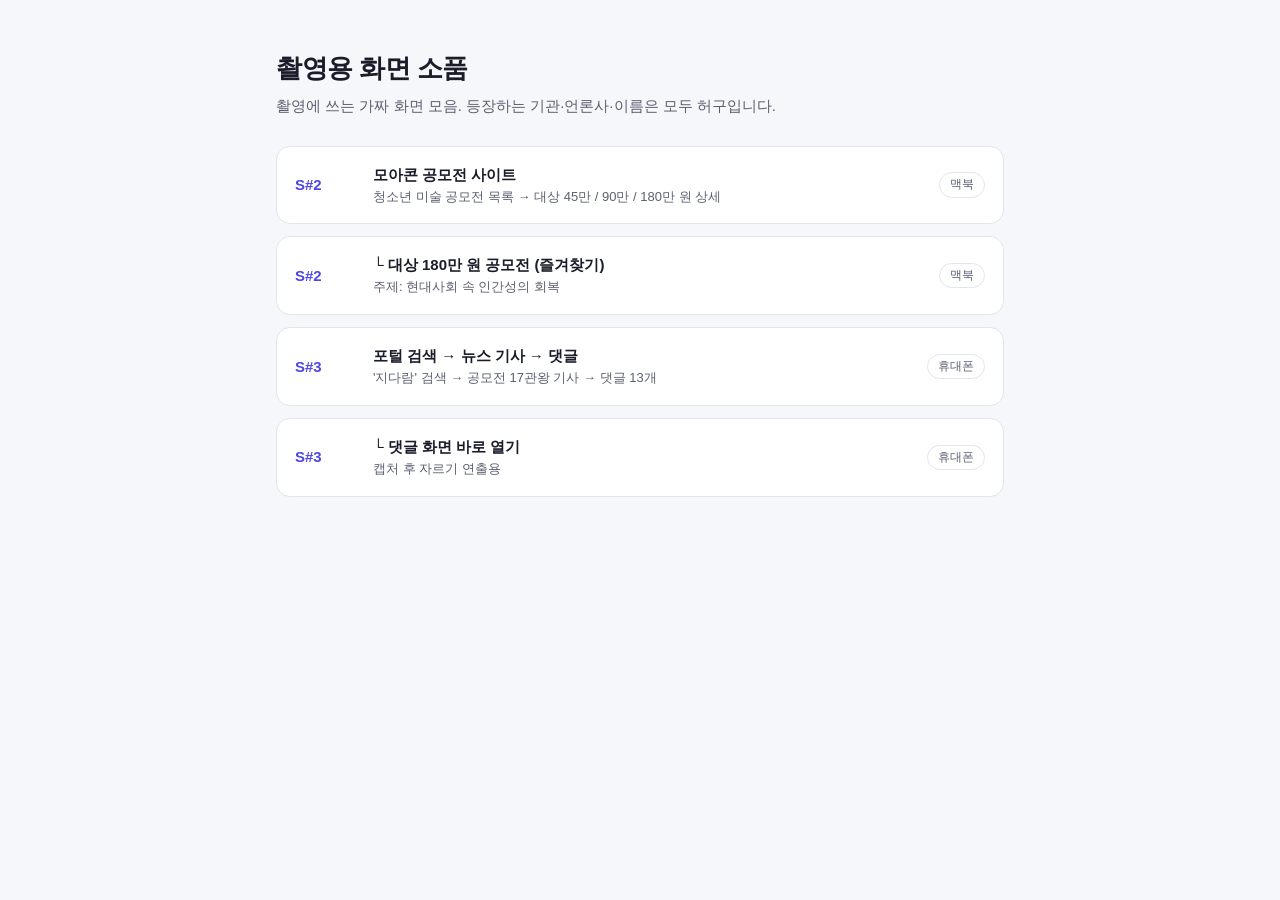
<file: index.html>
<!doctype html>
<html lang="ko">
<head>
  <meta charset="utf-8">
  <meta name="viewport" content="width=device-width, initial-scale=1">
  <title>촬영용 화면 소품</title>
  <style>
    :root { --ink: #1a1d29; --ink-2: #5b6070; --line: #e3e5ec; --bg: #f6f7fa; --accent: #4f46e5; }
    * { box-sizing: border-box; }
    body { margin: 0; background: var(--bg); color: var(--ink); font: 15px/1.6 -apple-system, "Apple SD Gothic Neo", "Noto Sans KR", sans-serif; }
    main { max-width: 760px; margin: 0 auto; padding: 48px 16px; }
    h1 { margin: 0 0 4px; font-size: 26px; letter-spacing: -.5px; }
    p.sub { margin: 0 0 28px; color: var(--ink-2); }
    ul { list-style: none; margin: 0; padding: 0; display: grid; gap: 12px; }
    li a { display: grid; grid-template-columns: 64px 1fr auto; gap: 14px; align-items: center; background: #fff; border: 1px solid var(--line); border-radius: 14px; padding: 16px 18px; color: inherit; text-decoration: none; }
    li a:hover { border-color: var(--accent); }
    .scene { font-weight: 800; color: var(--accent); font-variant-numeric: tabular-nums; }
    .t { font-weight: 700; }
    .d { display: block; font-size: 13px; color: var(--ink-2); }
    .dev { font-size: 12px; color: var(--ink-2); border: 1px solid var(--line); border-radius: 999px; padding: 2px 10px; white-space: nowrap; }
    h2 { font-size: 15px; margin: 32px 0 10px; color: var(--ink-2); }
  </style>
</head>
<body>
<main>
  <h1>촬영용 화면 소품</h1>
  <p class="sub">촬영에 쓰는 가짜 화면 모음. 등장하는 기관·언론사·이름은 모두 허구입니다.</p>
  <ul>
    <li><a href="contest/index.html?cat=art"><span class="scene">S#2</span><span><span class="t">모아콘 공모전 사이트</span><span class="d">청소년 미술 공모전 목록 → 대상 45만 / 90만 / 180만 원 상세</span></span><span class="dev">맥북</span></a></li>
    <li><a href="contest/detail.html?id=3"><span class="scene">S#2</span><span><span class="t">└ 대상 180만 원 공모전 (즐겨찾기)</span><span class="d">주제: 현대사회 속 인간성의 회복</span></span><span class="dev">맥북</span></a></li>
    <li><a href="portal/index.html"><span class="scene">S#3</span><span><span class="t">포털 검색 → 뉴스 기사 → 댓글</span><span class="d">'지다람' 검색 → 공모전 17관왕 기사 → 댓글 13개</span></span><span class="dev">휴대폰</span></a></li>
    <li><a href="portal/comments.html"><span class="scene">S#3</span><span><span class="t">└ 댓글 화면 바로 열기</span><span class="d">캡처 후 자르기 연출용</span></span><span class="dev">휴대폰</span></a></li>
  </ul>
</main>
</body>
</html>
</file>
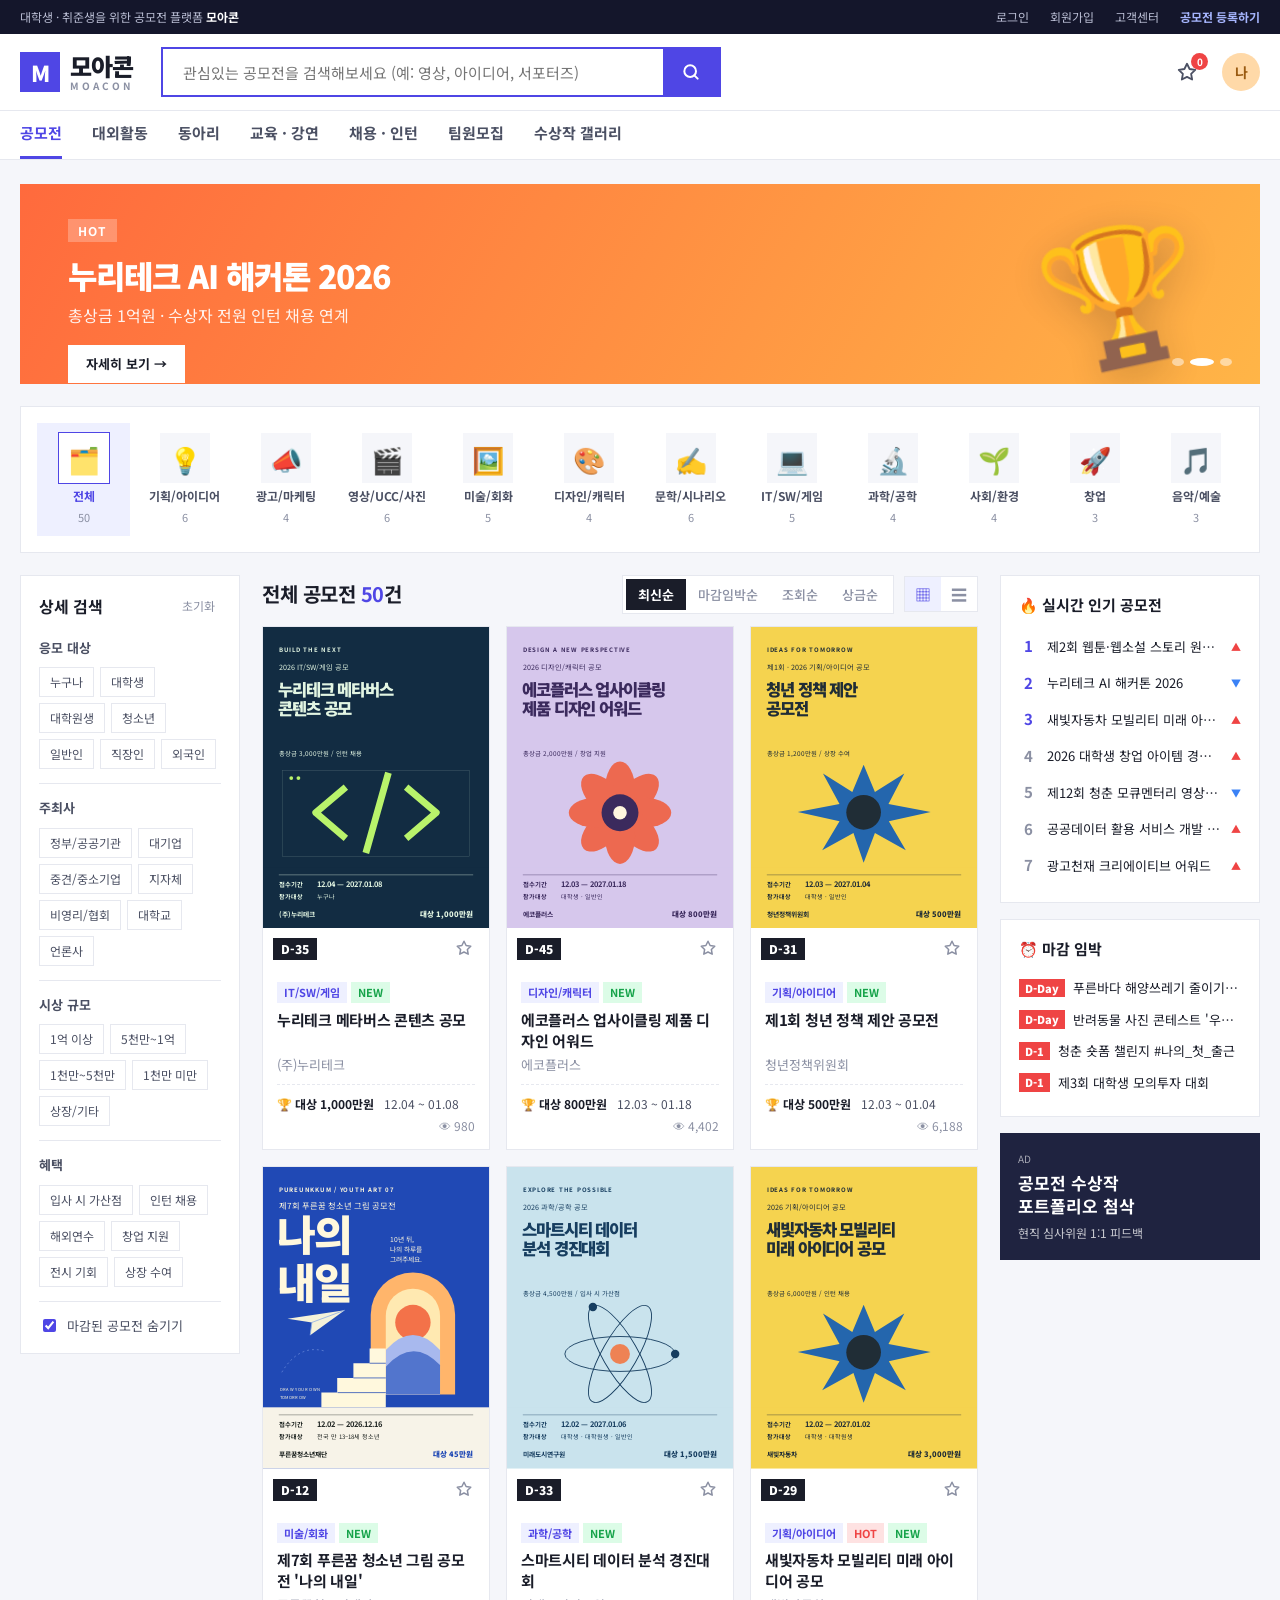
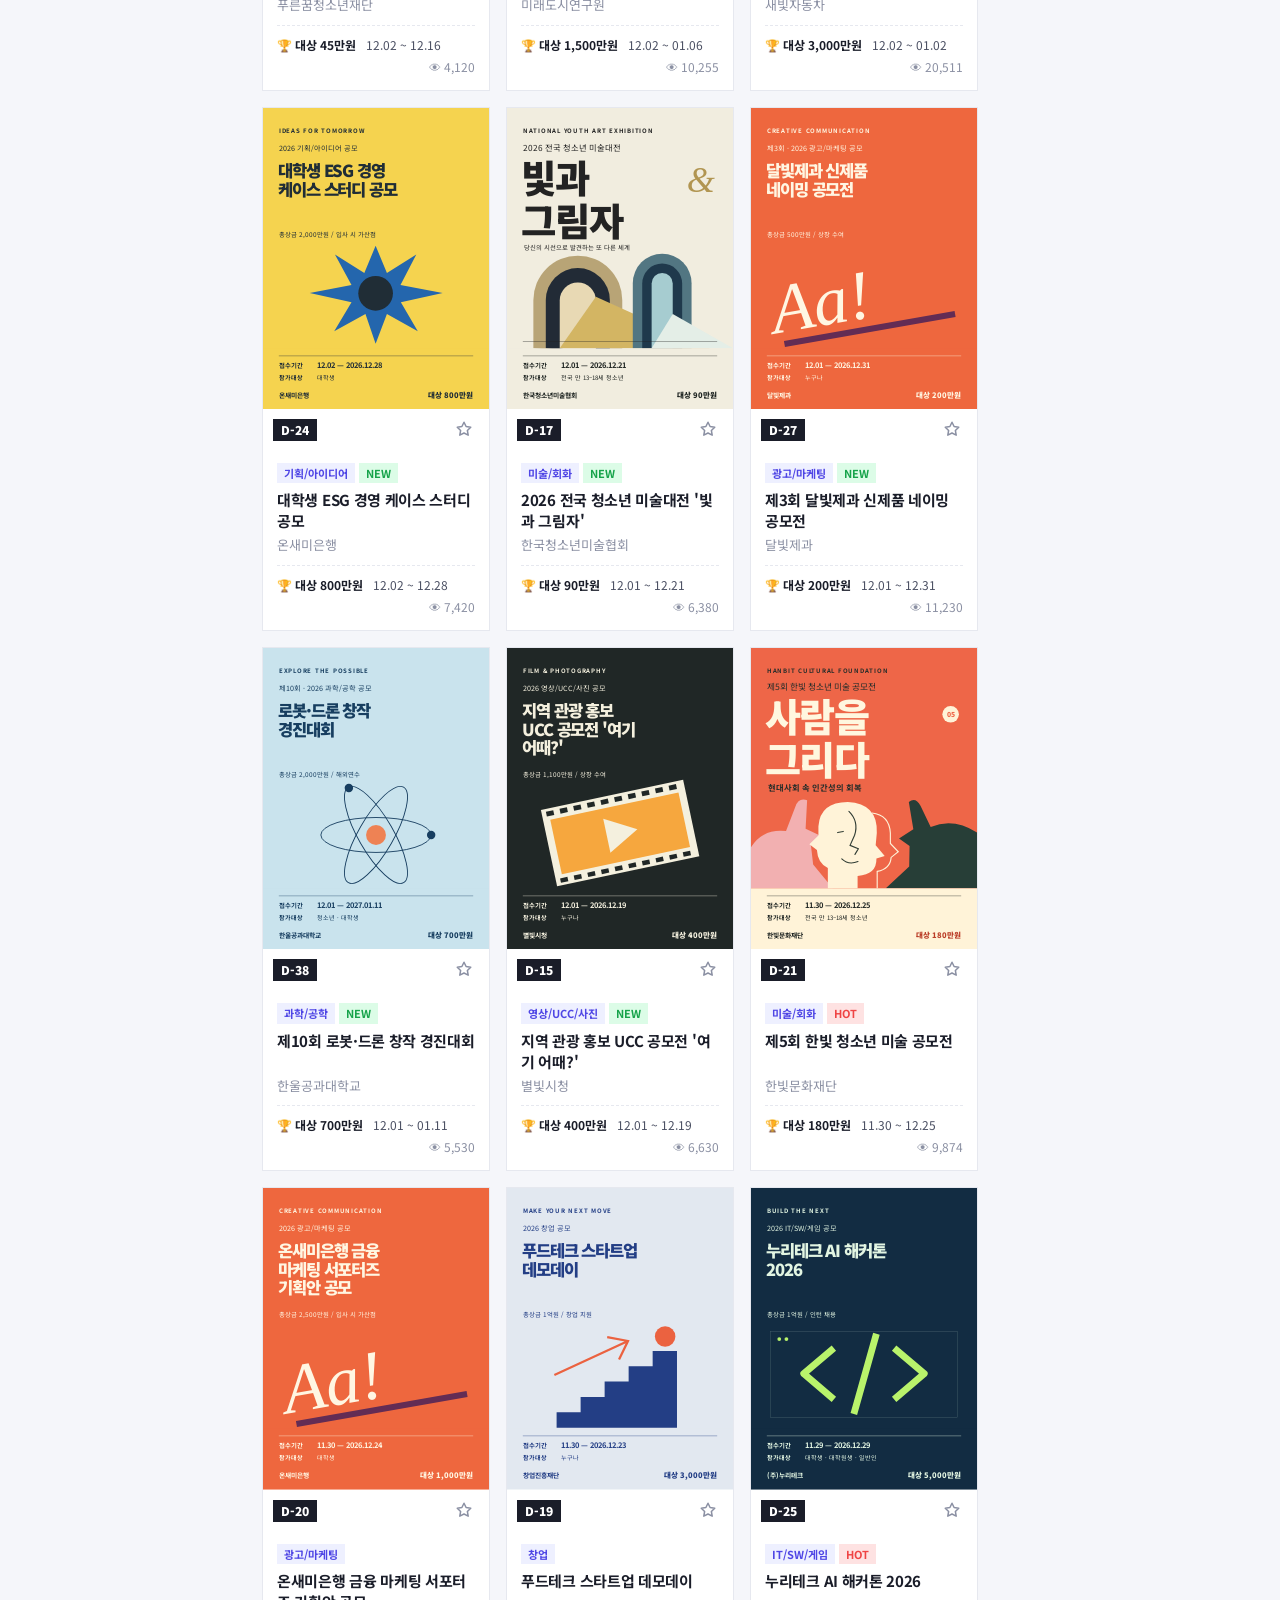
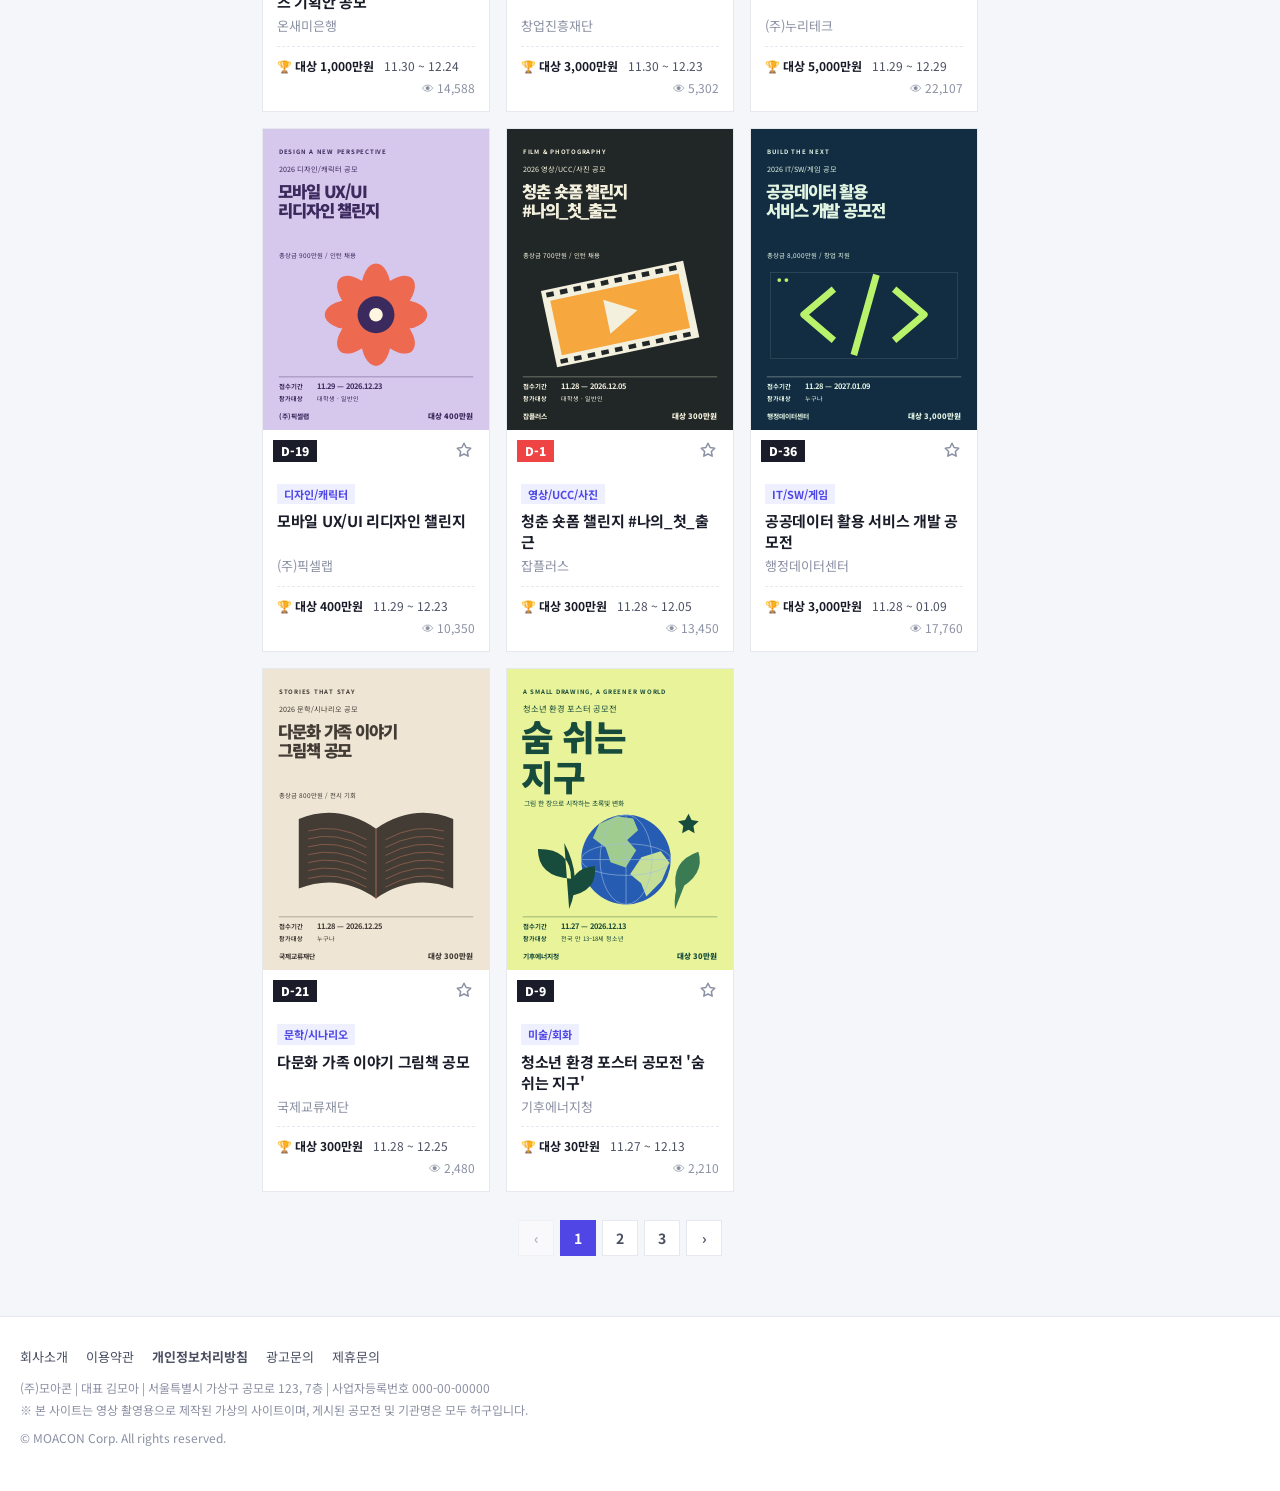
<file: contest/index.html>
<!doctype html>
<html lang="ko">
<head>
  <meta charset="utf-8">
  <meta name="viewport" content="width=device-width, initial-scale=1">
  <title>모아콘 - 대한민국 공모전 · 대외활동 플랫폼</title>
  <link rel="preconnect" href="https://fonts.googleapis.com">
  <link href="https://fonts.googleapis.com/css2?family=Noto+Sans+KR:wght@400;500;700;900&display=swap" rel="stylesheet">
  <link rel="stylesheet" href="assets/style.css">
</head>
<body>
  <!-- 상단 유틸 바 -->
  <div class="util-bar">
    <div class="container util-inner">
      <span>대학생 · 취준생을 위한 공모전 플랫폼 <b>모아콘</b></span>
      <nav>
        <a href="#" data-toast="로그인이 필요한 서비스입니다.">로그인</a>
        <a href="#" data-toast="회원가입 페이지 준비 중입니다.">회원가입</a>
        <a href="#" data-toast="고객센터 운영시간: 평일 10:00~18:00">고객센터</a>
        <a href="#" class="host-link" data-toast="공모전 등록 문의: help@moacon.example">공모전 등록하기</a>
      </nav>
    </div>
  </div>

  <!-- 헤더 -->
  <header class="header">
    <div class="container header-inner">
      <a href="#" class="logo" id="logoHome">
        <span class="logo-mark">M</span>
        <span class="logo-text">모아콘<small>MOACON</small></span>
      </a>
      <form class="search" id="searchForm">
        <input type="search" id="searchInput" placeholder="관심있는 공모전을 검색해보세요 (예: 영상, 아이디어, 서포터즈)" autocomplete="off">
        <button type="submit" aria-label="검색">
          <svg viewBox="0 0 24 24" width="20" height="20"><circle cx="11" cy="11" r="7" fill="none" stroke="currentColor" stroke-width="2.4"/><path d="M20 20l-4-4" stroke="currentColor" stroke-width="2.4" stroke-linecap="round"/></svg>
        </button>
      </form>
      <div class="header-actions">
        <button class="icon-btn" id="scrapListBtn" title="즐겨찾기">
          <svg viewBox="0 0 24 24" width="22" height="22"><path d="M12 3l2.8 5.7 6.2.9-4.5 4.4 1.1 6.2L12 17.3 6.4 20.2l1.1-6.2L3 9.6l6.2-.9z" fill="none" stroke="currentColor" stroke-width="2" stroke-linejoin="round"/></svg>
          <span class="badge" id="scrapCount">0</span>
        </button>
        <div class="avatar" title="내 정보">나</div>
      </div>
    </div>
    <nav class="gnb">
      <div class="container gnb-inner">
        <a href="#" class="active">공모전</a>
        <a href="#" data-toast="대외활동 메뉴는 준비 중입니다.">대외활동</a>
        <a href="#" data-toast="동아리 메뉴는 준비 중입니다.">동아리</a>
        <a href="#" data-toast="교육·강연 메뉴는 준비 중입니다.">교육 · 강연</a>
        <a href="#" data-toast="채용 메뉴는 준비 중입니다.">채용 · 인턴</a>
        <a href="#" data-toast="커뮤니티 메뉴는 준비 중입니다.">팀원모집</a>
        <a href="#" data-toast="수상작 갤러리는 준비 중입니다.">수상작 갤러리</a>
      </div>
    </nav>
  </header>

  <main class="container main">
    <!-- 배너 -->
    <section class="banner" id="banner">
      <div class="banner-track" id="bannerTrack"></div>
      <div class="banner-dots" id="bannerDots"></div>
    </section>

    <!-- 분야 아이콘 -->
    <section class="cat-strip" id="catStrip"></section>

    <div class="layout">
      <!-- 필터 사이드바 -->
      <aside class="filters" id="filters">
        <div class="filter-head">
          <h3>상세 검색</h3>
          <button class="reset" id="resetFilters">초기화</button>
        </div>
        <div class="filter-group">
          <h4>응모 대상</h4>
          <div class="chips" data-filter="target"></div>
        </div>
        <div class="filter-group">
          <h4>주최사</h4>
          <div class="chips" data-filter="hostType"></div>
        </div>
        <div class="filter-group">
          <h4>시상 규모</h4>
          <div class="chips" data-filter="prize"></div>
        </div>
        <div class="filter-group">
          <h4>혜택</h4>
          <div class="chips" data-filter="benefit"></div>
        </div>
        <label class="check">
          <input type="checkbox" id="hideClosed" checked> 마감된 공모전 숨기기
        </label>
      </aside>

      <!-- 목록 -->
      <section class="list-area">
        <div class="list-head">
          <h2 id="listTitle">전체 공모전 <em id="resultCount">0</em>건</h2>
          <div class="list-tools">
            <div class="tabs" id="sortTabs">
              <button data-sort="latest" class="on">최신순</button>
              <button data-sort="deadline">마감임박순</button>
              <button data-sort="views">조회순</button>
              <button data-sort="prize">상금순</button>
            </div>
            <div class="view-toggle">
              <button data-view="grid" class="on" title="카드형">▦</button>
              <button data-view="list" title="리스트형">☰</button>
            </div>
          </div>
        </div>
        <div class="active-filters" id="activeFilters"></div>
        <div class="cards grid" id="cards"></div>
        <div class="empty" id="empty" hidden>
          <p>조건에 맞는 공모전이 없어요 🥲</p>
          <button class="btn-outline" id="emptyReset">필터 초기화</button>
        </div>
        <div class="pagination" id="pagination"></div>
      </section>

      <!-- 우측 랭킹 -->
      <aside class="side-right">
        <div class="box">
          <h3>🔥 실시간 인기 공모전</h3>
          <ol class="rank" id="rankList"></ol>
        </div>
        <div class="box">
          <h3>⏰ 마감 임박</h3>
          <ul class="mini" id="todayList"></ul>
        </div>
        <div class="box ad">
          <p class="ad-label">AD</p>
          <strong>공모전 수상작<br>포트폴리오 첨삭</strong>
          <span>현직 심사위원 1:1 피드백</span>
        </div>
      </aside>
    </div>
  </main>

  <footer class="footer">
    <div class="container">
      <div class="footer-links">
        <a href="#">회사소개</a><a href="#">이용약관</a><a href="#"><b>개인정보처리방침</b></a><a href="#">광고문의</a><a href="#">제휴문의</a>
      </div>
      <p>(주)모아콘 | 대표 김모아 | 서울특별시 가상구 공모로 123, 7층 | 사업자등록번호 000-00-00000</p>
      <p>※ 본 사이트는 영상 촬영용으로 제작된 가상의 사이트이며, 게시된 공모전 및 기관명은 모두 허구입니다.</p>
      <p class="copy">© MOACON Corp. All rights reserved.</p>
    </div>
  </footer>

  <div class="toast" id="toast"></div>

  <script src="assets/data.js"></script>
  <script src="assets/posters.js"></script>
  <script src="assets/common.js"></script>
  <script src="assets/list.js"></script>
</body>
</html>
</file>
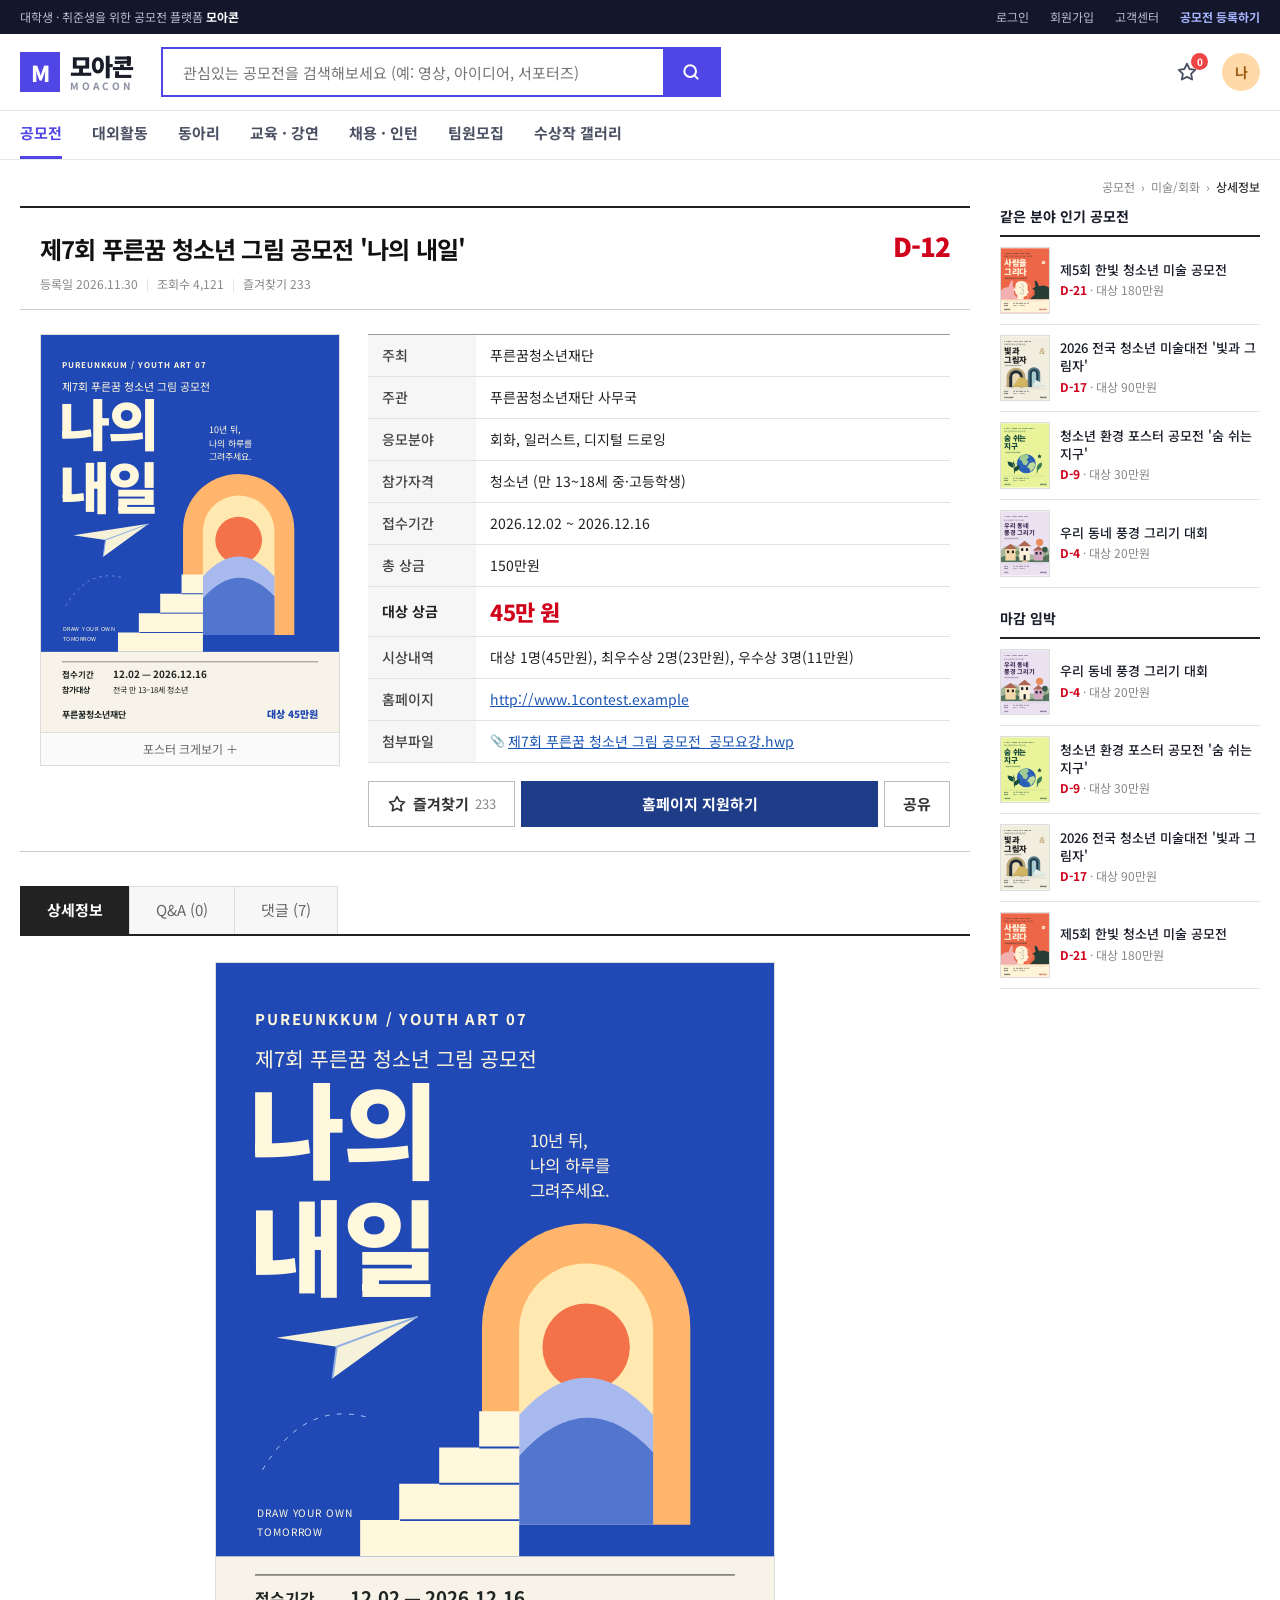
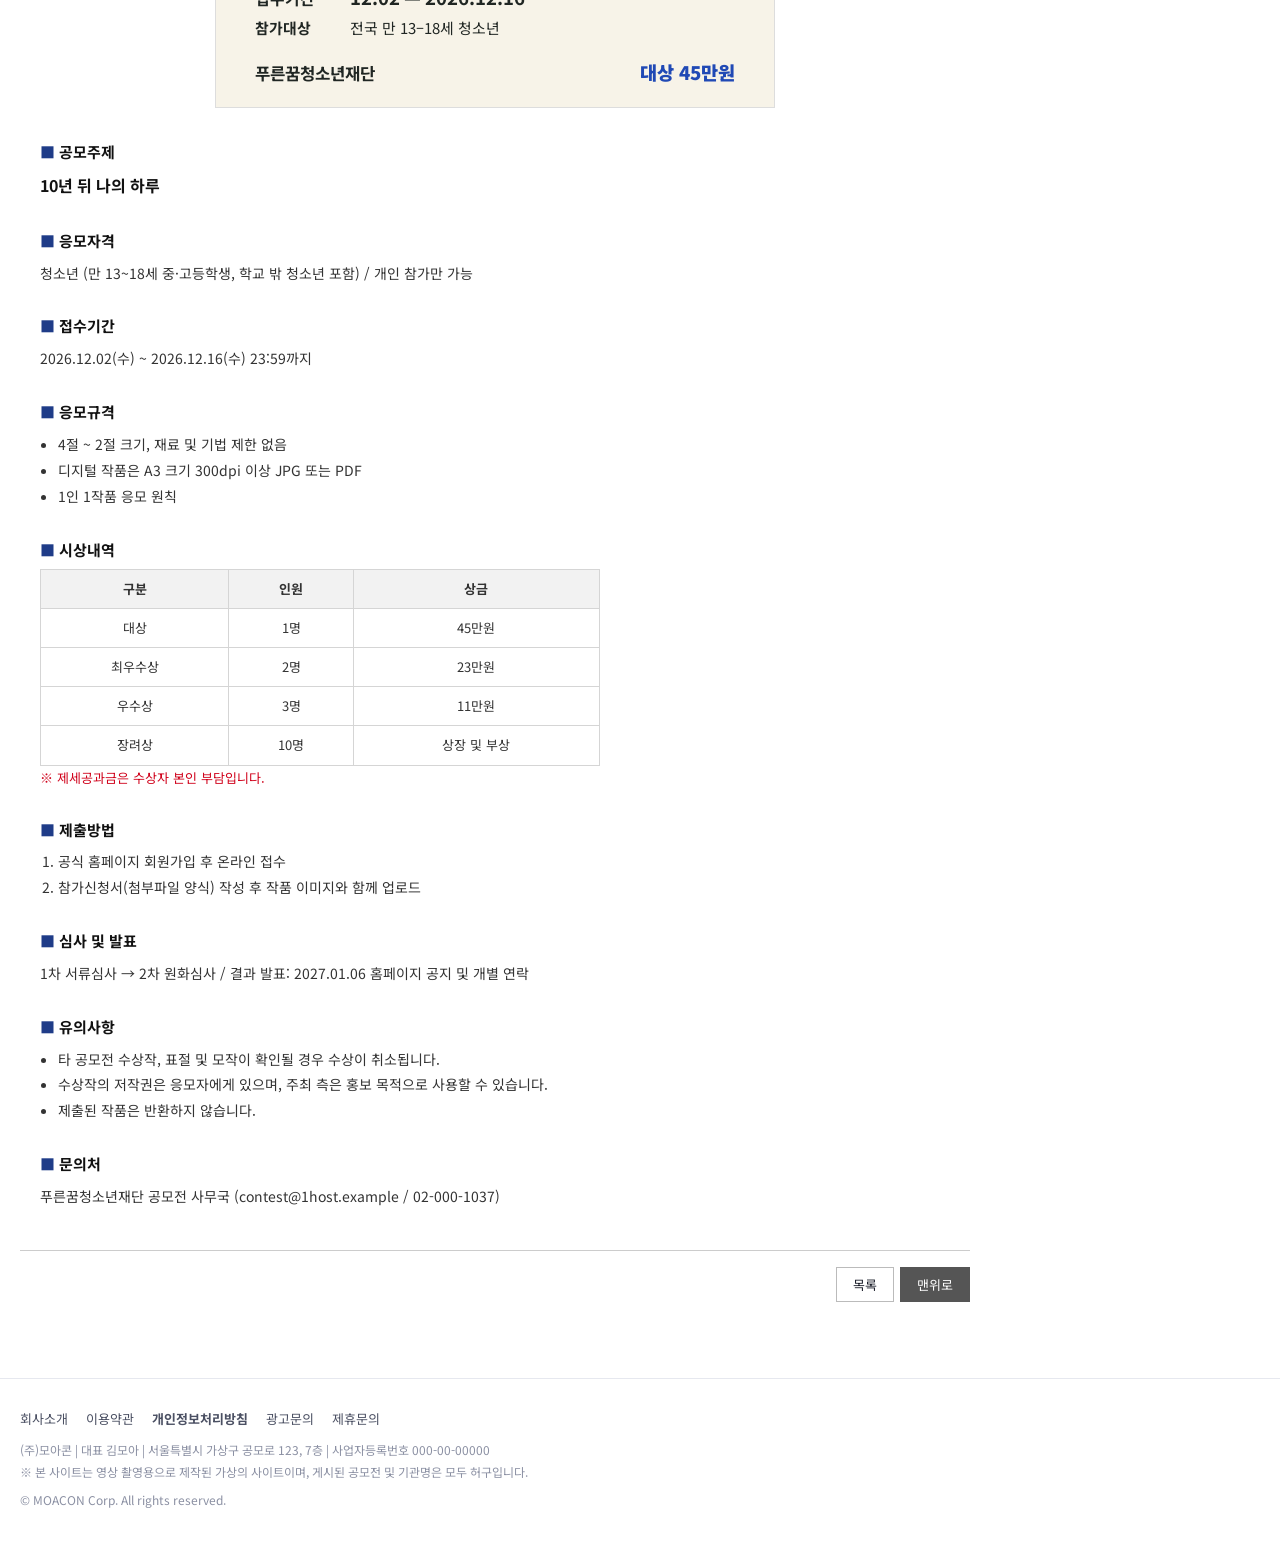
<file: contest/detail.html>
<!doctype html>
<html lang="ko">
<head>
  <meta charset="utf-8">
  <meta name="viewport" content="width=device-width, initial-scale=1">
  <title>공모전 상세 - 모아콘</title>
  <link rel="preconnect" href="https://fonts.googleapis.com">
  <link href="https://fonts.googleapis.com/css2?family=Noto+Sans+KR:wght@400;500;700;900&display=swap" rel="stylesheet">
  <link rel="stylesheet" href="assets/style.css">
</head>
<body class="page-detail">
  <!-- 상단 유틸 바 -->
  <div class="util-bar">
    <div class="container util-inner">
      <span>대학생 · 취준생을 위한 공모전 플랫폼 <b>모아콘</b></span>
      <nav>
        <a href="#" data-toast="로그인이 필요한 서비스입니다.">로그인</a>
        <a href="#" data-toast="회원가입 페이지 준비 중입니다.">회원가입</a>
        <a href="#" data-toast="고객센터 운영시간: 평일 10:00~18:00">고객센터</a>
        <a href="#" class="host-link" data-toast="공모전 등록 문의: help@moacon.example">공모전 등록하기</a>
      </nav>
    </div>
  </div>

  <!-- 헤더 -->
  <header class="header">
    <div class="container header-inner">
      <a href="index.html" class="logo">
        <span class="logo-mark">M</span>
        <span class="logo-text">모아콘<small>MOACON</small></span>
      </a>
      <form class="search" action="index.html">
        <input type="search" name="q" placeholder="관심있는 공모전을 검색해보세요 (예: 영상, 아이디어, 서포터즈)" autocomplete="off">
        <button type="submit" aria-label="검색">
          <svg viewBox="0 0 24 24" width="20" height="20"><circle cx="11" cy="11" r="7" fill="none" stroke="currentColor" stroke-width="2.4"/><path d="M20 20l-4-4" stroke="currentColor" stroke-width="2.4" stroke-linecap="round"/></svg>
        </button>
      </form>
      <div class="header-actions">
        <a class="icon-btn" href="index.html?fav=1" title="즐겨찾기">
          <svg viewBox="0 0 24 24" width="22" height="22"><path d="M12 3l2.8 5.7 6.2.9-4.5 4.4 1.1 6.2L12 17.3 6.4 20.2l1.1-6.2L3 9.6l6.2-.9z" fill="none" stroke="currentColor" stroke-width="2" stroke-linejoin="round"/></svg>
          <span class="badge" id="scrapCount">0</span>
        </a>
        <div class="avatar" title="내 정보">나</div>
      </div>
    </div>
    <nav class="gnb">
      <div class="container gnb-inner">
        <a href="index.html" class="active">공모전</a>
        <a href="#" data-toast="대외활동 메뉴는 준비 중입니다.">대외활동</a>
        <a href="#" data-toast="동아리 메뉴는 준비 중입니다.">동아리</a>
        <a href="#" data-toast="교육·강연 메뉴는 준비 중입니다.">교육 · 강연</a>
        <a href="#" data-toast="채용 메뉴는 준비 중입니다.">채용 · 인턴</a>
        <a href="#" data-toast="커뮤니티 메뉴는 준비 중입니다.">팀원모집</a>
        <a href="#" data-toast="수상작 갤러리는 준비 중입니다.">수상작 갤러리</a>
      </div>
    </nav>
  </header>

  <main class="container main detail-page">
    <nav class="crumb" id="crumb"></nav>
    <div class="detail-layout">
      <article class="detail-main" id="detail"></article>
      <aside class="detail-side" id="related"></aside>
    </div>
  </main>

  <footer class="footer">
    <div class="container">
      <div class="footer-links">
        <a href="#">회사소개</a><a href="#">이용약관</a><a href="#"><b>개인정보처리방침</b></a><a href="#">광고문의</a><a href="#">제휴문의</a>
      </div>
      <p>(주)모아콘 | 대표 김모아 | 서울특별시 가상구 공모로 123, 7층 | 사업자등록번호 000-00-00000</p>
      <p>※ 본 사이트는 영상 촬영용으로 제작된 가상의 사이트이며, 게시된 공모전 및 기관명은 모두 허구입니다.</p>
      <p class="copy">© MOACON Corp. All rights reserved.</p>
    </div>
  </footer>

  <div class="toast" id="toast"></div>

  <script src="assets/data.js"></script>
  <script src="assets/posters.js"></script>
  <script src="assets/common.js"></script>
  <script src="assets/detail.js"></script>
</body>
</html>
</file>
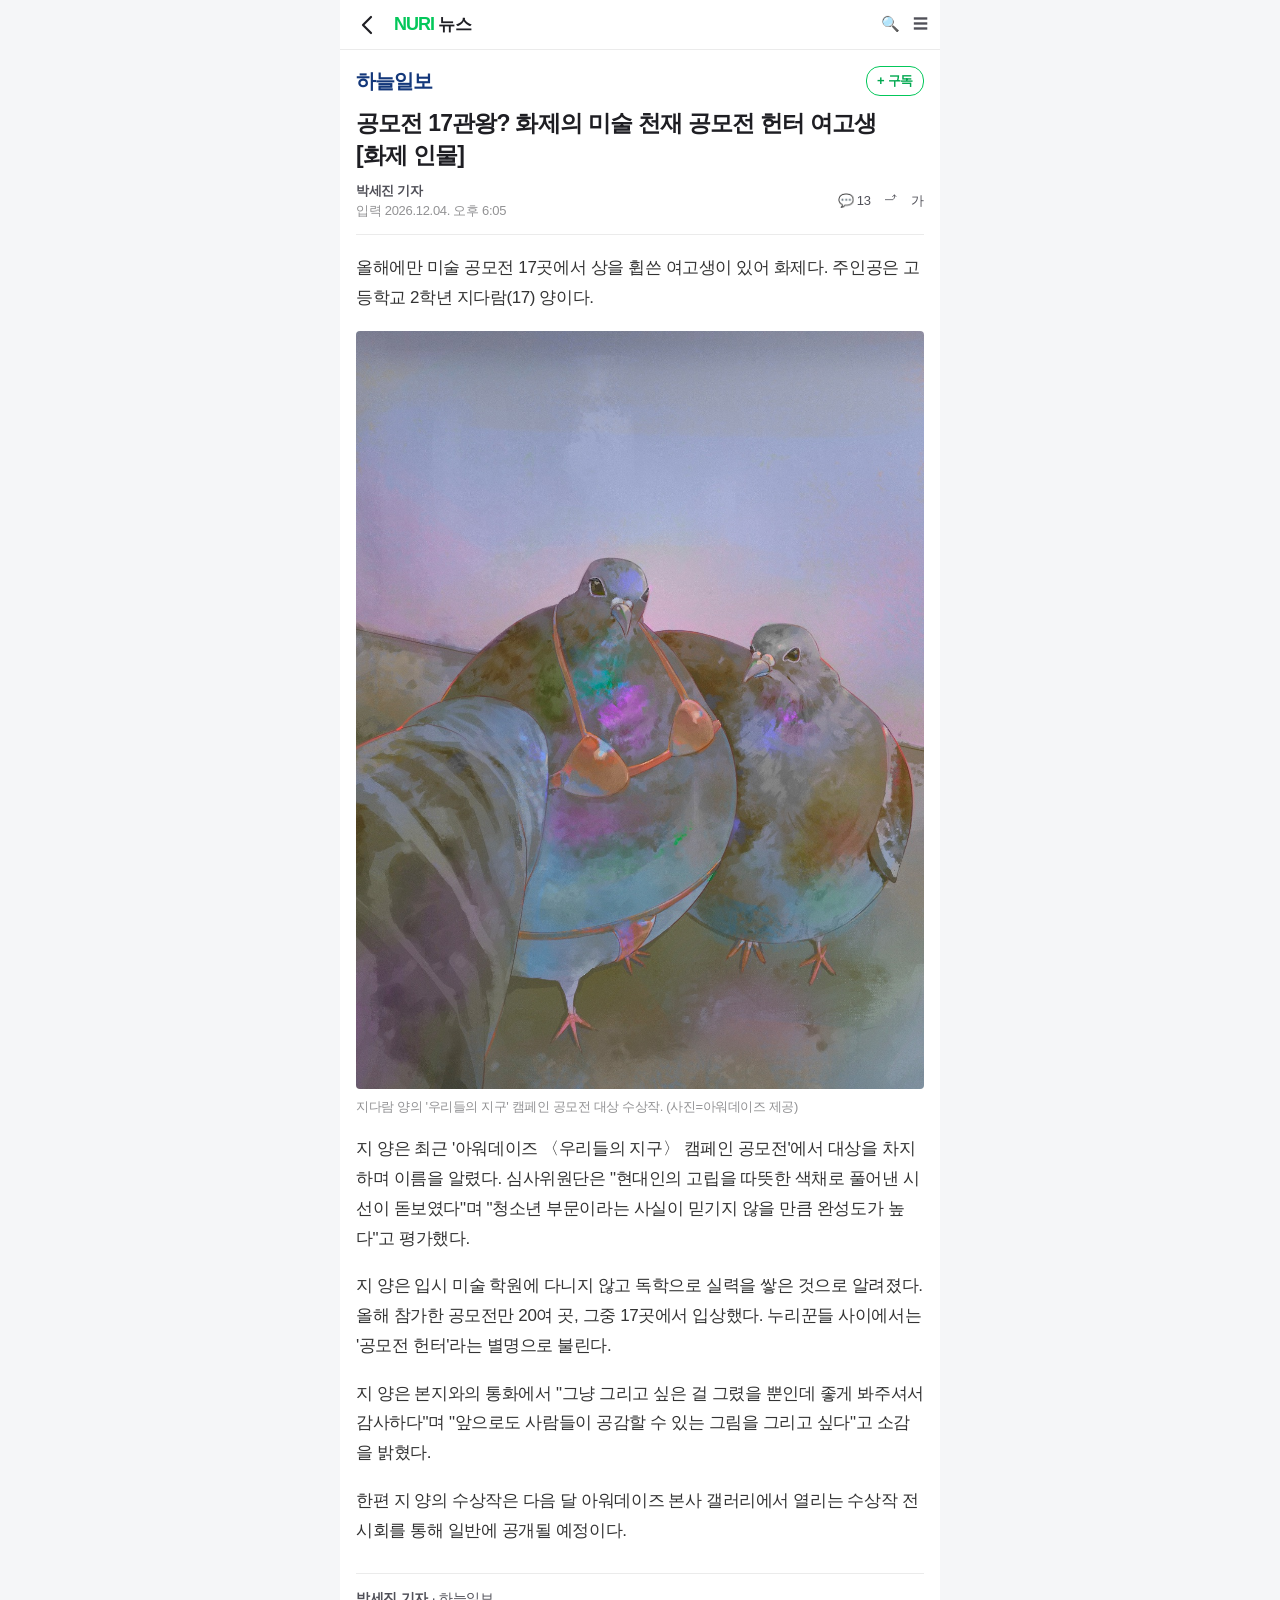
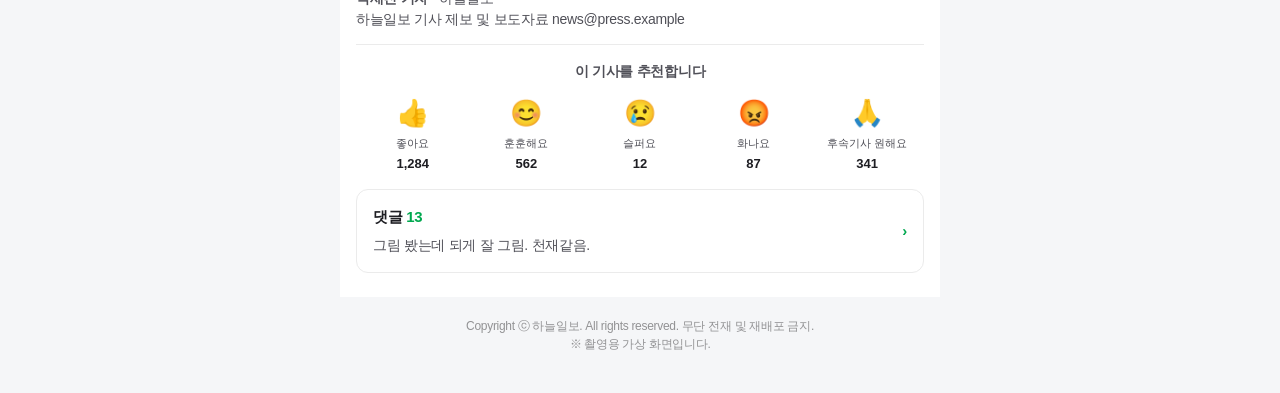
<file: portal/article.html>
<!doctype html>
<html lang="ko">
<head>
  <meta charset="utf-8">
  <meta name="viewport" content="width=device-width, initial-scale=1, viewport-fit=cover">
  <meta name="theme-color" content="#ffffff">
  <title>뉴스</title>
  <link rel="stylesheet" href="assets/portal.css">
</head>
<body data-page="article">
<div class="page">
  <header class="n-head">
    <a class="back" href="search.html" data-back aria-label="뒤로"><svg viewBox="0 0 24 24" width="24" height="24"><path d="M15 4l-8 8 8 8" fill="none" stroke="currentColor" stroke-width="2.2" stroke-linecap="round" stroke-linejoin="round"/></svg></a>
    <span class="logo"></span><span class="sub" data-brand-news></span>
    <span class="right"><span>🔍</span><span>☰</span></span>
  </header>
  <div class="press-bar"><span class="press-logo" id="press"></span><a class="sub-btn" href="#" data-toast="구독했습니다">+ 구독</a></div>
  <h1 class="a-title" id="title"></h1>
  <div class="a-meta">
    <div><span class="rep" id="rep"></span><br><span id="stamp"></span></div>
    <div class="a-tools">
      <a href="comments.html">💬 <span id="cmtCount"></span></a>
      <a href="#" data-toast="링크가 복사되었습니다">⤴︎</a>
      <a href="#" data-toast="글자 크기를 변경했습니다">가</a>
    </div>
  </div>
  <article class="a-body" id="body"></article>
  <div class="reporter-card" id="repCard"></div>
  <div class="reacts"><h4>이 기사를 추천합니다</h4><ul id="reacts"></ul></div>
  <a class="cmt-entry" href="comments.html">
    <div>댓글 <span id="cmtCount2"></span><span class="preview" id="cmtPreview"></span></div>
    <span>›</span>
  </a>
  <div class="a-foot">Copyright ⓒ 하늘일보. All rights reserved. 무단 전재 및 재배포 금지.<br>※ 촬영용 가상 화면입니다.</div>
</div>
  <script src="assets/data.js"></script>
  <script src="assets/portal.js"></script>
</body>
</html>
</file>
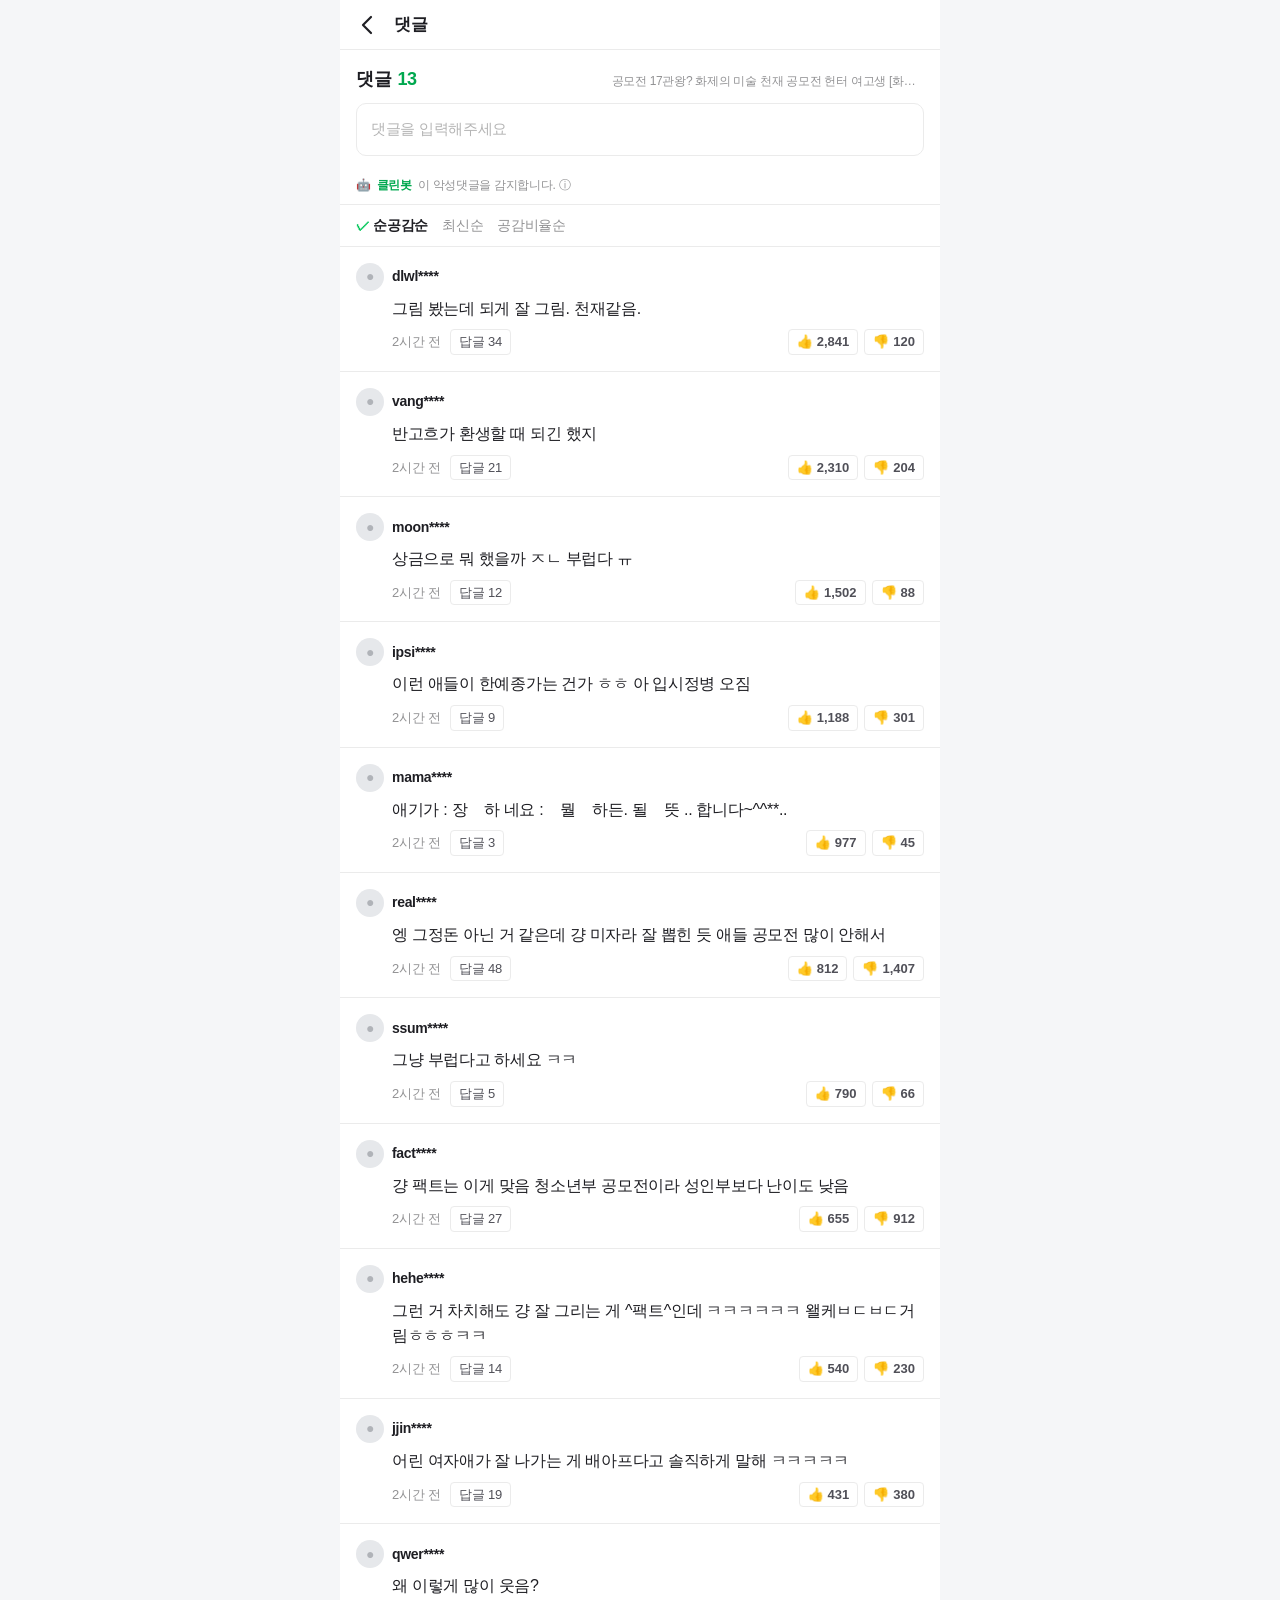
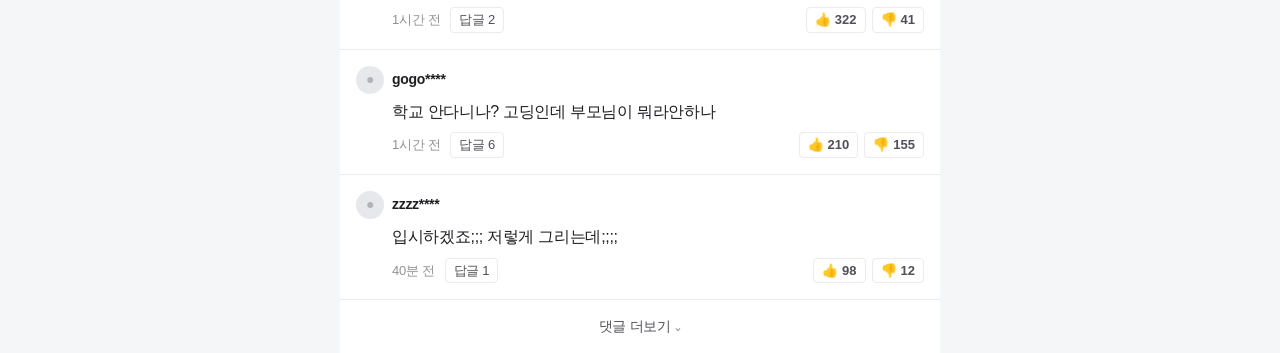
<file: portal/comments.html>
<!doctype html>
<html lang="ko">
<head>
  <meta charset="utf-8">
  <meta name="viewport" content="width=device-width, initial-scale=1, viewport-fit=cover">
  <meta name="theme-color" content="#ffffff">
  <title>댓글</title>
  <link rel="stylesheet" href="assets/portal.css">
</head>
<body data-page="comments">
<div class="page">
  <header class="n-head">
    <a class="back" href="article.html" data-back aria-label="뒤로"><svg viewBox="0 0 24 24" width="24" height="24"><path d="M15 4l-8 8 8 8" fill="none" stroke="currentColor" stroke-width="2.2" stroke-linecap="round" stroke-linejoin="round"/></svg></a>
    <span class="sub" style="margin:0">댓글</span>
  </header>
  <div class="c-sum">댓글 <span id="cmtCount"></span><small id="cmtTitle" style="max-width:55%;overflow:hidden;white-space:nowrap;text-overflow:ellipsis"></small></div>
  <div class="c-write">댓글을 입력해주세요</div>
  <div class="cleanbot">🤖 <b>클린봇</b>이 악성댓글을 감지합니다. ⓘ</div>
  <div class="c-sort"><span class="on">순공감순</span><span>최신순</span><span>공감비율순</span></div>
  <ul class="c-list" id="list"></ul>
  <a class="c-more" href="#" data-toast="더 이상 댓글이 없습니다">댓글 더보기 ⌄</a>
</div>
  <script src="assets/data.js"></script>
  <script src="assets/portal.js"></script>
</body>
</html>
</file>
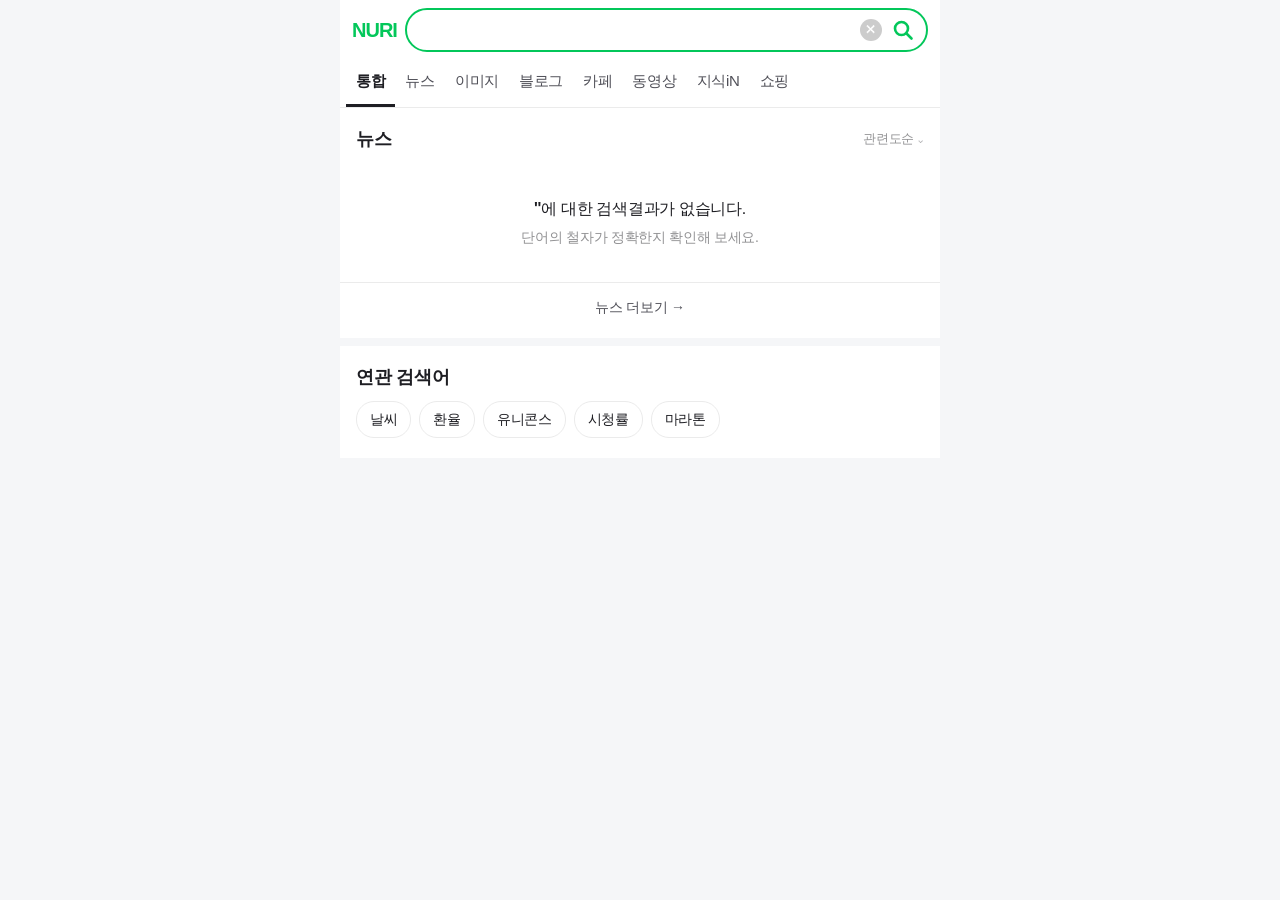
<file: portal/search.html>
<!doctype html>
<html lang="ko">
<head>
  <meta charset="utf-8">
  <meta name="viewport" content="width=device-width, initial-scale=1, viewport-fit=cover">
  <meta name="theme-color" content="#ffffff">
  <title>검색</title>
  <link rel="stylesheet" href="assets/portal.css">
</head>
<body data-page="search">
<div class="page results">
  <header class="s-head">
    <div class="s-head-row">
      <a class="logo" href="index.html"></a>
      <form action="search.html">
        <input type="search" name="query" id="q" autocomplete="off" enterkeyhint="search">
        <button type="button" class="clear" id="clearQ" aria-label="지우기">✕</button>
        <button class="s-btn" aria-label="검색"><svg viewBox="0 0 24 24" width="24" height="24"><circle cx="10.5" cy="10.5" r="6.5" fill="none" stroke="currentColor" stroke-width="2.6"/><path d="M15.5 15.5l5 5" stroke="currentColor" stroke-width="2.6" stroke-linecap="round"/></svg></button>
      </form>
    </div>
    <nav class="s-tabs">
      <a href="#" class="on">통합</a><a href="#" data-toast="준비 중입니다">뉴스</a><a href="#" data-toast="준비 중입니다">이미지</a>
      <a href="#" data-toast="준비 중입니다">블로그</a><a href="#" data-toast="준비 중입니다">카페</a><a href="#" data-toast="준비 중입니다">동영상</a>
      <a href="#" data-toast="준비 중입니다">지식iN</a><a href="#" data-toast="준비 중입니다">쇼핑</a>
    </nav>
  </header>
  <section class="section">
    <h2 class="sec-title">뉴스 <small>관련도순 ⌄</small></h2>
    <div id="news"></div>
    <a class="more-btn" href="#" data-toast="준비 중입니다">뉴스 더보기 →</a>
  </section>
  <section class="section" id="imgSec">
    <h2 class="sec-title">이미지</h2>
    <div class="img-strip" id="images"></div>
  </section>
  <section class="section">
    <h2 class="sec-title">연관 검색어</h2>
    <div class="related" id="related"></div>
  </section>
</div>
  <script src="assets/data.js"></script>
  <script src="assets/portal.js"></script>
</body>
</html>
</file>
<file: contest/assets/style.css>
:root {
  --brand: #4f46e5;
  --brand-2: #7c3aed;
  --brand-soft: #eef0ff;
  --ink: #1a1d29;
  --ink-2: #4b5063;
  --ink-3: #8b90a3;
  --line: #e6e8ef;
  --bg: #f5f6fa;
  --card: #ffffff;
  --red: #ef4444;
  --orange: #f97316;
  --radius: 14px;
}
* { box-sizing: border-box; }
html, body { margin: 0; }
body {
  font-family: "Noto Sans KR", -apple-system, "Apple SD Gothic Neo", "Malgun Gothic", sans-serif;
  background: var(--bg); color: var(--ink); font-size: 14px; line-height: 1.5;
  -webkit-font-smoothing: antialiased;
}
a { color: inherit; text-decoration: none; }
button { font: inherit; cursor: pointer; border: 0; background: none; color: inherit; }
.container { max-width: 1280px; margin: 0 auto; padding: 0 20px; }

/* util bar */
.util-bar { background: #14162b; color: #b9bdd3; font-size: 12px; }
.util-inner { display: flex; justify-content: space-between; align-items: center; height: 34px; }
.util-inner b { color: #fff; }
.util-inner nav a { margin-left: 18px; }
.util-inner nav a:hover { color: #fff; }
.host-link { color: #a5b4fc !important; font-weight: 700; }

/* header */
.header { background: #fff; border-bottom: 1px solid var(--line); position: sticky; top: 0; z-index: 30; }
.header-inner { display: flex; align-items: center; gap: 28px; height: 76px; }
.logo { display: flex; align-items: center; gap: 10px; flex-shrink: 0; }
.logo-mark {
  width: 40px; height: 40px; display: grid; place-items: center;
  background: var(--brand); color: #fff; font-weight: 900; font-size: 22px;
}
.logo-text { font-weight: 900; font-size: 24px; letter-spacing: -1px; display: flex; flex-direction: column; line-height: 1; }
.logo-text small { font-size: 10px; letter-spacing: 3px; color: var(--ink-3); font-weight: 700; margin-top: 3px; }
.search { flex: 1; max-width: 560px; display: flex; border: 2px solid var(--brand); overflow: hidden; background: #fff; }
.search input { flex: 1; border: 0; outline: 0; padding: 0 20px; font: inherit; font-size: 15px; height: 46px; min-width: 0; }
.search button { width: 56px; background: var(--brand); color: #fff; display: grid; place-items: center; }
.header-actions { margin-left: auto; display: flex; align-items: center; gap: 14px; }
.icon-btn { position: relative; width: 42px; height: 42px; display: grid; place-items: center; color: var(--ink-2); }
.icon-btn:hover { background: var(--bg); }
.icon-btn .badge {
  position: absolute; top: 2px; right: 0; background: var(--red); color: #fff; font-size: 10px; font-weight: 700;
  min-width: 17px; height: 17px; display: grid; place-items: center; padding: 0 4px;
}
.avatar { width: 38px; height: 38px; background: #ffd9a8; display: grid; place-items: center; font-weight: 700; color: #9a5b12; }
.gnb { border-top: 1px solid var(--line); }
.gnb-inner { display: flex; gap: 30px; height: 48px; align-items: stretch; overflow-x: auto; scrollbar-width: none; }
.gnb a { display: flex; align-items: center; font-weight: 700; font-size: 15px; color: var(--ink-2); white-space: nowrap; border-bottom: 3px solid transparent; }
.gnb a.active, .gnb a:hover { color: var(--brand); border-color: var(--brand); }

.main { padding-top: 24px; padding-bottom: 60px; }

/* banner */
.banner { position: relative; overflow: hidden; height: 200px; }
.banner-track { display: flex; height: 100%; transition: transform .6s cubic-bezier(.6, 0, .2, 1); }
.slide { flex: 0 0 100%; position: relative; padding: 36px 48px; color: #fff; overflow: hidden; }
.slide h2 { margin: 10px 0 4px; font-size: 32px; font-weight: 900; letter-spacing: -1px; }
.slide p { margin: 0 0 18px; opacity: .9; font-size: 16px; }
.b-tag { background: rgba(255, 255, 255, .25); padding: 3px 10px; font-size: 12px; font-weight: 700; letter-spacing: 1px; }
.b-btn { display: inline-block; background: #fff; color: var(--ink); padding: 9px 18px; font-weight: 700; font-size: 13px; }
.b-deco { position: absolute; right: 60px; top: 50%; transform: translateY(-50%) rotate(-12deg); font-size: 130px; opacity: .9; filter: drop-shadow(0 10px 20px rgba(0,0,0,.2)); }
.banner-dots { position: absolute; right: 28px; bottom: 18px; display: flex; gap: 6px; }
.banner-dots button { width: 8px; height: 8px; background: rgba(255, 255, 255, .5); transition: width .3s; }
.banner-dots button.on { width: 24px; background: #fff; }

/* category strip */
.cat-strip { display: grid; grid-template-columns: repeat(12, 1fr); gap: 8px; margin: 22px 0; background: #fff; padding: 16px; border: 1px solid var(--line); }
.cat { display: flex; flex-direction: column; align-items: center; gap: 4px; padding: 10px 4px; transition: background .15s; }
.cat:hover { background: var(--bg); }
.cat.on { background: var(--brand-soft); }
.cat.on .cat-label { color: var(--brand); }
.cat-icon { font-size: 26px; width: 50px; height: 50px; display: grid; place-items: center; background: var(--bg); }
.cat.on .cat-icon { background: #fff; outline: 1px solid var(--brand); }
.cat-label { font-size: 12px; font-weight: 700; color: var(--ink-2); text-align: center; white-space: nowrap; }
.cat-count { font-size: 11px; color: var(--ink-3); }

/* layout */
.layout { display: grid; grid-template-columns: 220px 1fr 260px; gap: 22px; align-items: start; }

.filters, .box { background: #fff; border: 1px solid var(--line); padding: 18px; }
.filters { position: sticky; top: 144px; }
.filter-head { display: flex; justify-content: space-between; align-items: center; margin-bottom: 6px; }
.filter-head h3 { margin: 0; font-size: 16px; }
.reset { font-size: 12px; color: var(--ink-3); }
.reset:hover { color: var(--brand); }
.filter-group { padding: 14px 0; border-bottom: 1px solid var(--line); }
.filter-group h4 { margin: 0 0 10px; font-size: 13px; color: var(--ink-2); }
.chips { display: flex; flex-wrap: wrap; gap: 6px; }
.chip { padding: 5px 10px; border: 1px solid var(--line); font-size: 12px; color: var(--ink-2); transition: all .15s; }
.chip:hover { border-color: var(--brand); color: var(--brand); }
.chip.on { background: var(--brand); border-color: var(--brand); color: #fff; }
.check { display: flex; gap: 8px; align-items: center; font-size: 13px; padding-top: 14px; color: var(--ink-2); cursor: pointer; }
.check input { accent-color: var(--brand); }

/* list */
.list-head { display: flex; justify-content: space-between; align-items: center; flex-wrap: wrap; gap: 10px; margin-bottom: 12px; scroll-margin-top: 150px; }
.list-head h2 { margin: 0; font-size: 20px; letter-spacing: -.5px; }
.list-head em { font-style: normal; color: var(--brand); }
.list-tools { display: flex; gap: 10px; align-items: center; }
.tabs { display: flex; background: #fff; border: 1px solid var(--line); padding: 3px; }
.tabs button { padding: 6px 12px; font-size: 13px; color: var(--ink-3); font-weight: 500; }
.tabs button.on { background: var(--ink); color: #fff; font-weight: 700; }
.view-toggle { display: flex; border: 1px solid var(--line); overflow: hidden; background: #fff; }
.view-toggle button { width: 36px; height: 34px; color: var(--ink-3); font-size: 16px; }
.view-toggle button.on { color: var(--brand); background: var(--brand-soft); }

.active-filters { display: flex; flex-wrap: wrap; gap: 6px; margin-bottom: 12px; }
.active-filters:empty { display: none; }
.af { display: inline-flex; align-items: center; gap: 6px; background: var(--brand-soft); color: var(--brand); font-size: 12px; font-weight: 700; padding: 4px 6px 4px 12px; }
.af button { font-size: 10px; width: 18px; height: 18px; }
.af button:hover { background: rgba(79, 70, 229, .15); }

/* cards: grid */
.cards.grid { display: grid; grid-template-columns: repeat(3, 1fr); gap: 16px; }
.card { display: block; color: inherit; background: var(--card); overflow: hidden; border: 1px solid var(--line); cursor: pointer; transition: transform .2s, box-shadow .2s; position: relative; }
.card:hover { border-color: #999; }
.card:hover .title { text-decoration: underline; }
.card.is-closed { opacity: .55; }
.thumb { position: relative; aspect-ratio: 3 / 4; overflow: hidden; }
.dday { position: absolute; top: 10px; left: 10px; background: var(--ink); color: #fff; font-weight: 900; font-size: 12px; padding: 4px 9px; }
.dday.soon { background: var(--orange); }
.dday.urgent { background: var(--red); animation: pulse 1.6s infinite; }
.dday.closed { background: #9ca3af; }
@keyframes pulse { 50% { box-shadow: 0 0 0 6px rgba(239, 68, 68, .25); } }
.scrap { position: absolute; top: 8px; right: 8px; width: 34px; height: 34px; background: rgba(255, 255, 255, .92); display: grid; place-items: center; color: var(--ink-3); }
.scrap svg { fill: none; }
.scrap.on { color: var(--brand); }
.scrap.on svg { fill: var(--brand); }
.info { padding: 14px; }
.labels { display: flex; gap: 4px; margin-bottom: 6px; flex-wrap: wrap; }
.lb { font-size: 11px; font-weight: 700; padding: 2px 7px; }
.cat-lb { background: var(--brand-soft); color: var(--brand); }
.lb.hot { background: #fee2e2; color: var(--red); }
.lb.new { background: #dcfce7; color: #16a34a; }
.title { margin: 0 0 4px; font-size: 15px; font-weight: 700; line-height: 1.4; letter-spacing: -.3px; display: -webkit-box; -webkit-line-clamp: 2; -webkit-box-orient: vertical; overflow: hidden; min-height: 42px; }
.host { margin: 0 0 10px; color: var(--ink-3); font-size: 13px; }
.meta { display: flex; flex-wrap: wrap; gap: 4px 10px; font-size: 12px; color: var(--ink-2); border-top: 1px dashed var(--line); padding-top: 10px; }
.m-prize { font-weight: 700; color: var(--ink); }
.m-views { margin-left: auto; color: var(--ink-3); }
.dday-col { display: none; }

/* cards: list */
.cards.list { display: flex; flex-direction: column; gap: 10px; }
.cards.list .card { display: grid; grid-template-columns: 90px 1fr 90px; align-items: center; }
.cards.list .card:hover { transform: none; }
.cards.list .thumb { aspect-ratio: 3 / 4; }
.cards.list .thumb .dday, .cards.list .thumb .scrap { display: none; }
.cards.list .title { min-height: 0; -webkit-line-clamp: 1; }
.cards.list .meta { border: 0; padding: 0; }
.cards.list .m-views { margin-left: 0; }
.cards.list .dday-col { display: block; text-align: center; font-weight: 900; font-size: 18px; color: var(--ink); }
.dday-col.soon { color: var(--orange) !important; }
.dday-col.urgent { color: var(--red) !important; }
.dday-col.closed { color: #9ca3af !important; }

/* Vector artwork uses one composition at every display size. */
.poster { position: absolute; inset: 0; overflow: hidden; }
.poster svg { display: block; width: 100%; height: 100%; }
.poster.big { position: relative; inset: auto; width: 100%; aspect-ratio: 3 / 4; }
/* Controls have their own strip so they never cover the artwork or fine print. */
.thumb { aspect-ratio: auto; padding-bottom: 40px; background: #fff; }
.thumb .poster { position: relative; aspect-ratio: 3 / 4; }
.thumb .dday { top: auto; bottom: 8px; padding: 2px 8px; }
.thumb .scrap { top: auto; bottom: 3px; }
.cards.list .thumb { padding-bottom: 0; }
.poster-dialog { width: min(680px, calc(100vw - 24px)); max-height: calc(100dvh - 32px); padding: 0; border: 0; background: #fff; }
.poster-dialog::backdrop { background: rgb(16 20 28 / .8); }
.poster-dialog-head { position: sticky; top: 0; z-index: 1; display: flex; justify-content: space-between; align-items: center; gap: 12px; padding: 12px 18px; background: #fff; border-bottom: 1px solid #ddd; }
.poster-dialog-head h2 { margin: 0; font-size: 15px; }
.poster-dialog-head button { padding: 8px 12px; border: 1px solid #bbb; white-space: nowrap; }
.poster-dialog button:focus-visible, .dt-poster .zoom:focus-visible { outline: 3px solid var(--brand); outline-offset: -3px; }
.poster-dialog .poster { max-width: none; }

.empty { text-align: center; padding: 80px 0; color: var(--ink-3); background: #fff; border: 1px solid var(--line); }
.empty p { font-size: 16px; }

.pagination { display: flex; justify-content: center; gap: 6px; margin-top: 28px; }
.pagination button { width: 36px; height: 36px; background: #fff; border: 1px solid var(--line); font-weight: 700; color: var(--ink-2); }
.pagination button.on { background: var(--brand); border-color: var(--brand); color: #fff; }
.pagination button:disabled { opacity: .4; cursor: default; }

/* right side */
.side-right { display: flex; flex-direction: column; gap: 16px; position: sticky; top: 144px; }
.box h3 { margin: 0 0 12px; font-size: 15px; }
.rank { list-style: none; margin: 0; padding: 0; }
.rank li a { display: flex; align-items: center; gap: 10px; padding: 7px 0; font-size: 13px; }
.rank li:hover span { color: var(--brand); text-decoration: underline; }
.rank b { width: 18px; text-align: center; color: var(--brand); font-size: 15px; }
.rank li:nth-child(n+4) b { color: var(--ink-3); }
.rank span { flex: 1; overflow: hidden; white-space: nowrap; text-overflow: ellipsis; }
.rank em { font-style: normal; font-size: 10px; }
.rank em.up { color: var(--red); }
.rank em.down { color: #3b82f6; }
.rank em.same { color: var(--ink-3); }
.mini { list-style: none; margin: 0; padding: 0; font-size: 13px; }
.mini li { padding: 6px 0; font-size: 13px; }
.mini li a { display: flex; gap: 8px; align-items: center; }
.mini li span:last-child { overflow: hidden; white-space: nowrap; text-overflow: ellipsis; }
.mini li a:hover { color: var(--brand); }
.dday-sm { font-size: 11px; font-weight: 900; color: #fff; background: var(--ink); padding: 1px 6px; flex-shrink: 0; }
.dday-sm.urgent { background: var(--red); }
.dday-sm.soon { background: var(--orange); }
.dday-sm.closed { background: #9ca3af; }
.box.ad { background: #1f2340; color: #fff; border: 0; display: flex; flex-direction: column; gap: 6px; }
.ad-label { margin: 0; font-size: 10px; opacity: .6; }
.box.ad strong { font-size: 17px; line-height: 1.35; }
.box.ad span { font-size: 12px; opacity: .75; }

/* footer */
.footer { background: #fff; border-top: 1px solid var(--line); padding: 30px 0 40px; color: var(--ink-3); font-size: 12px; }
.footer-links { display: flex; gap: 18px; margin-bottom: 12px; color: var(--ink-2); font-size: 13px; flex-wrap: wrap; }
.footer p { margin: 4px 0; }
.copy { margin-top: 10px !important; }

/* modal */
.modal { position: fixed; inset: 0; z-index: 100; display: grid; place-items: center; padding: 30px 16px; }
.modal[hidden] { display: none; }
.modal-dim { position: absolute; inset: 0; background: rgba(15, 17, 30, .6); animation: fade .2s; }
.modal-body { position: relative; background: #fff; width: min(920px, 100%); max-height: 100%; overflow-y: auto; padding: 32px; animation: up .25s ease-out; }
@keyframes fade { from { opacity: 0; } }
@keyframes up { from { transform: translateY(20px); opacity: 0; } }
.modal-close { position: absolute; top: 14px; right: 14px; width: 36px; height: 36px; background: var(--bg); font-size: 16px; z-index: 2; }
.d-top { display: grid; grid-template-columns: 280px 1fr; gap: 28px; }
.d-info h2 { margin: 6px 0 16px; font-size: 24px; letter-spacing: -.7px; line-height: 1.35; }
.d-table { width: 100%; border-collapse: collapse; font-size: 14px; }
.d-table th { text-align: left; width: 90px; color: var(--ink-3); font-weight: 500; padding: 7px 0; vertical-align: top; }
.d-table td { padding: 7px 0; }
.d-table a { color: var(--brand); text-decoration: underline; }
.d-stats { margin: 14px 0; font-size: 13px; color: var(--ink-3); }
.d-actions { display: flex; gap: 8px; flex-wrap: wrap; }
.btn-primary { background: var(--brand); color: #fff; font-weight: 700; padding: 12px 34px; font-size: 15px; }
.btn-primary:disabled { background: #cbd5e1; box-shadow: none; cursor: default; }
.btn-outline { border: 1px solid var(--line); padding: 11px 18px; font-weight: 700; color: var(--ink-2); background: #fff; }
.btn-outline.on { border-color: var(--brand); color: var(--brand); background: var(--brand-soft); }

.toast { position: fixed; left: 50%; bottom: 40px; transform: translate(-50%, 20px); background: rgba(20, 22, 43, .92); color: #fff; padding: 12px 22px; font-size: 14px; opacity: 0; pointer-events: none; transition: all .25s; z-index: 200; }
.toast.show { opacity: 1; transform: translate(-50%, 0); }

/* responsive */
@media (max-width: 1180px) {
  .layout { grid-template-columns: 200px 1fr; }
  .side-right { display: none; }
  .cat-strip { grid-template-columns: repeat(6, 1fr); }
}
@media (max-width: 860px) {
  .layout { grid-template-columns: 1fr; }
  .filters { position: static; }
  .cards.grid { grid-template-columns: repeat(2, 1fr); }
  .util-bar span { display: none; }
  .header-inner { gap: 12px; height: auto; padding-top: 12px; padding-bottom: 12px; flex-wrap: wrap; }
  .search { order: 3; max-width: none; flex-basis: 100%; }
  .cat-strip { grid-template-columns: repeat(4, 1fr); }
  .d-top { grid-template-columns: 1fr; }
  .b-deco { display: none; }
  .slide { padding: 28px; }
  .slide h2 { font-size: 24px; }
  .filters, .side-right { top: auto; }
}
@media (max-width: 480px) {
  .container { padding: 0 16px; }
  .cards.grid { gap: 10px; }
  .info { padding: 10px; }
  .meta .m-period { display: none; }
  .cat-strip { grid-template-columns: repeat(3, 1fr); }
  .modal-body { padding: 22px 18px; }
  .cards.list .card { grid-template-columns: 70px 1fr 64px; }
}

/* ---------- 상세 페이지 (일반 공모전 사이트 스타일: 각진 박스, 회색 표) ---------- */
.detail-page { padding-top: 18px; }
.crumb { display: flex; justify-content: flex-end; gap: 6px; font-size: 12px; color: #888; margin-bottom: 10px; }
.crumb a:hover { text-decoration: underline; }
.crumb b { color: #333; font-weight: 500; }
.detail-layout { display: grid; grid-template-columns: minmax(0, 1fr) 260px; gap: 30px; align-items: start; }
.detail-main { min-width: 0; background: #fff; }

.dt-head { border-top: 2px solid #222; border-bottom: 1px solid #ccc; padding: 18px 20px 16px; display: grid; grid-template-columns: 1fr auto; gap: 4px 20px; align-items: end; background: #fff; }
.dt-cate { grid-column: 1 / -1; font-size: 13px; color: #555; }
.dt-cate em { font-style: normal; color: #d0021b; font-weight: 700; margin-left: 6px; }
.dt-head h1 { margin: 0; font-size: 24px; font-weight: 700; letter-spacing: -.8px; line-height: 1.35; color: #111; }
.dt-dday { font-size: 26px; font-weight: 900; color: #d0021b; letter-spacing: -1px; }
.dt-dday.closed { color: #999; }
.dt-sub { grid-column: 1 / -1; margin: 6px 0 0; font-size: 12px; color: #888; }
.dt-sub span + span::before { content: "|"; margin: 0 8px; color: #ddd; }

.dt-top { display: grid; grid-template-columns: 300px minmax(0, 1fr); gap: 28px; padding: 24px 20px; border-bottom: 1px solid #ccc; }
.dt-poster { border: 1px solid #ddd; align-self: start; }
.dt-poster .zoom { display: block; text-align: center; font-size: 12px; color: #666; border-top: 1px solid #ddd; padding: 7px 0; background: #fafafa; }

.info-tbl { width: 100%; border-collapse: collapse; border-top: 1px solid #999; font-size: 14px; }
.info-tbl th, .info-tbl td { border-bottom: 1px solid #e2e2e2; padding: 10px 14px; text-align: left; vertical-align: top; }
.info-tbl th { width: 108px; background: #f6f6f6; color: #444; font-weight: 500; white-space: nowrap; }
.info-tbl td { color: #222; }
.info-tbl td a { color: #1a55b5; text-decoration: underline; }
.info-tbl .prize-row td { font-size: 22px; font-weight: 800; color: #d0021b; letter-spacing: -.5px; padding-top: 8px; padding-bottom: 8px; }
.info-tbl .prize-row th { vertical-align: middle; color: #222; font-weight: 700; }
.info-tbl .file { display: inline-block; padding-left: 18px; background: no-repeat left center / 13px; position: relative; }
.info-tbl .file::before { content: "📎"; position: absolute; left: 0; font-size: 12px; }

.dt-actions { display: flex; gap: 6px; margin-top: 18px; }
.dt-actions button, .dt-actions a { height: 46px; padding: 0 18px; font-size: 15px; font-weight: 700; border: 1px solid #bbb; background: #fff; color: #333; display: inline-flex; align-items: center; gap: 6px; }
.fav-btn svg { fill: none; }
.fav-btn em { font-style: normal; font-weight: 400; font-size: 13px; color: #888; }
.fav-btn:hover { border-color: #333; }
.dt-actions .fav-btn.on { background: #ffcc00; border-color: #e0b400; color: #222; }
.fav-btn.on svg { fill: #222; }
.fav-btn.on em { color: #5c4a00; }
.fav-btn.pop svg { animation: star .4s ease-out; }
@keyframes star { 40% { transform: scale(1.5) rotate(-12deg); } }
.dt-actions .apply { flex: 1; justify-content: center; background: #1f3c88; border-color: #1f3c88; color: #fff; }
.dt-actions .apply:disabled { background: #aaa; border-color: #aaa; }

.dt-tabs { display: flex; margin-top: 34px; border-bottom: 2px solid #222; }
.dt-tabs a { padding: 12px 26px; font-size: 15px; color: #666; border: 1px solid #ddd; border-bottom: 0; margin-right: -1px; background: #f7f7f7; }
.dt-tabs a.on { background: #222; border-color: #222; color: #fff; font-weight: 700; }

.d-body { padding: 26px 20px 40px; font-size: 14px; line-height: 1.85; color: #333; border-bottom: 1px solid #ccc; }
.d-body .notice-img { border: 1px solid #ddd; max-width: 560px; margin: 0 auto 30px; }
.d-body h3 { margin: 26px 0 6px; font-size: 15px; color: #111; font-weight: 700; }
.d-body h3::before { content: "■ "; color: #1f3c88; }
.d-body p, .d-body ul, .d-body ol { margin: 0; }
.d-body ul, .d-body ol { padding-left: 18px; }
.d-body .note { color: #d0021b; font-size: 13px; }
.d-body .theme { font-size: 16px; font-weight: 700; color: #111; }
.d-prize { border-collapse: collapse; width: 100%; max-width: 560px; margin-top: 6px; font-size: 13px; text-align: center; }
.d-prize th, .d-prize td { border: 1px solid #d5d5d5; padding: 7px 8px; }
.d-prize th { background: #f2f2f2; font-weight: 700; }
.list-btns { display: flex; justify-content: flex-end; gap: 6px; padding: 16px 0; }
.list-btns a { border: 1px solid #bbb; padding: 7px 16px; font-size: 13px; background: #fff; }
.list-btns a.dark { background: #555; border-color: #555; color: #fff; }

.detail-side { position: sticky; top: 144px; display: flex; flex-direction: column; gap: 20px; }
.side-box h3 { margin: 0; padding: 0 0 8px; font-size: 14px; border-bottom: 2px solid #222; }
.rel { list-style: none; margin: 0; padding: 0; }
.rel li { border-bottom: 1px solid #e5e5e5; }
.rel a { display: grid; grid-template-columns: 50px 1fr; gap: 10px; align-items: center; padding: 10px 0; }
.rel a:hover b { text-decoration: underline; }
.rel-thumb { position: relative; aspect-ratio: 3 / 4; overflow: hidden; border: 1px solid #ddd; }
.rel b { display: -webkit-box; -webkit-line-clamp: 2; -webkit-box-orient: vertical; overflow: hidden; font-size: 13px; font-weight: 500; line-height: 1.4; }
.rel span { font-size: 12px; color: #888; }
.rel span em { font-style: normal; color: #d0021b; font-weight: 700; }
@media (max-width: 1100px) {
  .detail-layout { grid-template-columns: 1fr; }
  .detail-side { position: static; }
}
@media (max-width: 760px) {
  .dt-top { grid-template-columns: minmax(0, 1fr); padding: 18px 0; }
  .dt-info { min-width: 0; }
  .info-tbl td { overflow-wrap: anywhere; }
  .dt-poster { max-width: 300px; }
  .dt-head { padding: 14px 0; }
  .d-body { padding: 20px 0; }
  .dt-actions { flex-wrap: wrap; }
}

/* 원형으로 남겨둘 것들 */
.avatar, .icon-btn, .icon-btn .badge, .scrap, .banner-dots button { border-radius: 50%; }
.icon-btn .badge { border-radius: 9px; }

body.page-detail { background: #fff; }
</file>
<file: portal/assets/portal.css>
/* 모바일 포털 (휴대폰 세로 화면 기준) */
:root {
  --green: #03c75a;
  --green-dark: #00a84f;
  --ink: #1e1e23;
  --ink-2: #505058;
  --ink-3: #929294;
  --line: #ebebeb;
  --bg: #f5f6f8;
  --link: #0068c3;
  --hl: #00a84f;
}
* { box-sizing: border-box; -webkit-tap-highlight-color: transparent; }
html, body { margin: 0; }
body {
  font-family: -apple-system, BlinkMacSystemFont, "Apple SD Gothic Neo", "Noto Sans KR", "Malgun Gothic", sans-serif;
  background: var(--bg); color: var(--ink); font-size: 15px; line-height: 1.5; letter-spacing: -0.3px;
  -webkit-font-smoothing: antialiased; -webkit-text-size-adjust: 100%;
}
a { color: inherit; text-decoration: none; }
button { font: inherit; border: 0; background: none; color: inherit; cursor: pointer; padding: 0; }
.page { max-width: 600px; margin: 0 auto; background: #fff; min-height: 100vh; }

.logo { font-weight: 900; color: var(--green); letter-spacing: -1px; font-family: "Arial Black", "Helvetica Neue", Arial, sans-serif; }

/* ---------- 홈 ---------- */
.home-top { display: flex; justify-content: space-between; align-items: center; padding: 14px 16px 6px; }
.home-top .logo { font-size: 30px; }
.home-top .icons { display: flex; gap: 14px; color: var(--ink-2); }
.home-search { padding: 10px 16px 16px; }
.sbox {
  display: flex; align-items: center; gap: 10px; height: 52px; border: 2px solid var(--green); border-radius: 26px;
  padding: 0 8px 0 16px; background: #fff; box-shadow: 0 2px 8px rgba(3, 199, 90, .15);
}
.sbox .n-mark { flex-shrink: 0; width: 26px; height: 26px; border-radius: 6px; background: var(--green); color: #fff; font-weight: 900; display: grid; place-items: center; font-size: 15px; font-family: Arial, sans-serif; }
.sbox input { flex: 1; min-width: 0; border: 0; outline: 0; font: inherit; font-size: 17px; background: none; color: var(--ink); }
.sbox input::placeholder { color: #b5b5b5; }
.sbox .s-btn { width: 38px; height: 38px; display: grid; place-items: center; color: var(--green); }
.shortcuts { display: grid; grid-template-columns: repeat(5, 1fr); gap: 16px 4px; padding: 8px 12px 20px; border-bottom: 8px solid var(--bg); }
.shortcuts a { display: flex; flex-direction: column; align-items: center; gap: 6px; font-size: 12px; color: var(--ink-2); }
.shortcuts i { width: 46px; height: 46px; border-radius: 16px; display: grid; place-items: center; font-style: normal; font-size: 22px; background: var(--bg); }
.feed-tabs { display: flex; gap: 18px; padding: 14px 16px 0; font-weight: 700; font-size: 16px; color: var(--ink-3); border-bottom: 1px solid var(--line); }
.feed-tabs span { padding-bottom: 10px; cursor: pointer; }
.feed-tabs .on { color: var(--ink); border-bottom: 2px solid var(--ink); }
.feed { list-style: none; margin: 0; padding: 0 16px; }
.feed li { border-bottom: 1px solid var(--line); }
.feed li a { display: grid; grid-template-columns: 1fr 88px; gap: 12px; padding: 14px 0; }
.feed b { font-size: 15px; font-weight: 600; line-height: 1.4; display: -webkit-box; -webkit-line-clamp: 2; -webkit-box-orient: vertical; overflow: hidden; }
.feed small { display: block; margin-top: 6px; color: var(--ink-3); font-size: 12px; }
.thumb { border-radius: 8px; overflow: hidden; aspect-ratio: 4 / 3; position: relative; }

/* ---------- 검색 헤더 ---------- */
.s-head { position: sticky; top: 0; z-index: 10; background: #fff; border-bottom: 1px solid var(--line); }
.s-head-row { display: flex; align-items: center; gap: 8px; padding: 8px 12px; }
.s-head .logo { font-size: 20px; flex-shrink: 0; }
.s-head form { flex: 1; min-width: 0; display: flex; align-items: center; height: 44px; border: 2px solid var(--green); border-radius: 22px; padding: 0 6px 0 14px; }
.s-head input { flex: 1; min-width: 0; border: 0; outline: 0; font: inherit; font-size: 17px; font-weight: 600; background: none; color: var(--ink); }
.s-head .clear { width: 22px; height: 22px; border-radius: 50%; background: #ccc; color: #fff; font-size: 12px; display: grid; place-items: center; margin-right: 4px; }
.s-head .s-btn { width: 34px; height: 34px; display: grid; place-items: center; color: var(--green); }
.s-tabs { display: flex; gap: 0; overflow-x: auto; scrollbar-width: none; padding: 0 6px; }
.s-tabs::-webkit-scrollbar { display: none; }
.s-tabs a { flex-shrink: 0; padding: 10px 10px 11px; font-size: 15px; color: var(--ink-2); border-bottom: 3px solid transparent; }
.s-tabs a.on { color: var(--ink); font-weight: 800; border-color: var(--ink); }

/* ---------- 검색 결과 ---------- */
.section { background: #fff; margin-bottom: 8px; padding: 18px 16px 6px; }
.results { background: var(--bg); }
.sec-title { display: flex; justify-content: space-between; align-items: center; margin: 0 0 4px; font-size: 18px; font-weight: 800; }
.sec-title small { font-size: 13px; color: var(--ink-3); font-weight: 400; }
.news-item { display: block; padding: 14px 0; border-bottom: 1px solid var(--line); }
.news-item:last-child { border-bottom: 0; }
.ni-press { display: flex; align-items: center; gap: 6px; font-size: 13px; color: var(--ink-2); margin-bottom: 8px; }
.ni-press .pm { width: 20px; height: 20px; border-radius: 50%; display: grid; place-items: center; font-size: 9px; font-weight: 800; color: #fff; background: #2b5aa8; letter-spacing: -1px; }
.ni-press .dot { color: var(--ink-3); }
.ni-body { display: grid; grid-template-columns: 1fr 96px; gap: 12px; }
.ni-title { margin: 0 0 6px; font-size: 17px; font-weight: 700; line-height: 1.4; color: #222; display: -webkit-box; -webkit-line-clamp: 2; -webkit-box-orient: vertical; overflow: hidden; }
.ni-title mark, .ni-sum mark { background: none; color: var(--hl); font-weight: 800; }
.ni-sum { margin: 0; font-size: 14px; color: var(--ink-2); line-height: 1.5; display: -webkit-box; -webkit-line-clamp: 2; -webkit-box-orient: vertical; overflow: hidden; }
.ni-body .thumb { aspect-ratio: 1; }
.more-btn { display: block; text-align: center; padding: 14px 0; font-size: 14px; color: var(--ink-2); border-top: 1px solid var(--line); margin: 0 -16px; }
.related { display: flex; flex-wrap: wrap; gap: 8px; padding: 6px 0 14px; }
.related a { padding: 7px 13px; border: 1px solid var(--line); border-radius: 18px; font-size: 14px; }
.img-strip { display: grid; grid-template-columns: repeat(3, 1fr); gap: 4px; padding-bottom: 14px; }
.img-strip .thumb { border-radius: 0; aspect-ratio: 1; }
.img-strip .thumb:first-child { border-radius: 10px 0 0 10px; }
.img-strip .thumb:last-child { border-radius: 0 10px 10px 0; }

/* ---------- 기사 ---------- */
.n-head { position: sticky; top: 0; z-index: 10; display: flex; align-items: center; gap: 10px; height: 50px; padding: 0 12px; background: #fff; border-bottom: 1px solid var(--line); }
.n-head .back { width: 32px; height: 32px; display: grid; place-items: center; color: var(--ink); }
.n-head .logo { font-size: 18px; }
.n-head .sub { font-weight: 800; font-size: 17px; color: var(--ink); margin-left: -6px; }
.n-head .right { margin-left: auto; display: flex; gap: 14px; color: var(--ink-2); }
.press-bar { display: flex; align-items: center; gap: 8px; padding: 16px 16px 0; }
.press-logo { font-family: "Nanum Myeongjo", "AppleMyungjo", serif; font-weight: 900; font-size: 20px; color: #13377a; letter-spacing: -1px; }
.press-bar .sub-btn { margin-left: auto; font-size: 13px; color: var(--green-dark); border: 1px solid var(--green); padding: 4px 10px; border-radius: 14px; font-weight: 700; }
.a-title { margin: 12px 16px 10px; font-size: 23px; line-height: 1.38; font-weight: 800; letter-spacing: -0.8px; word-break: keep-all; }
.a-meta { display: flex; justify-content: space-between; align-items: center; margin: 0 16px; padding-bottom: 14px; border-bottom: 1px solid var(--line); font-size: 13px; color: var(--ink-3); }
.a-meta .rep { color: var(--ink-2); font-weight: 600; }
.a-tools { display: flex; gap: 14px; color: var(--ink-2); }
.a-tools a { display: flex; align-items: center; gap: 3px; font-size: 13px; }
.a-body { padding: 18px 16px 10px; font-size: 17px; line-height: 1.75; color: #333; letter-spacing: -0.4px; }
.a-body p { margin: 0 0 18px; }
.a-figure { margin: 0 0 18px; }
.a-figure .art { aspect-ratio: 4 / 3; border-radius: 4px; overflow: hidden; position: relative; }
.a-figure img { width: 100%; display: block; border-radius: 4px; }
.a-figure figcaption { font-size: 13px; color: var(--ink-3); margin-top: 8px; line-height: 1.5; }
.reporter-card { margin: 0 16px; padding: 14px 0; border-top: 1px solid var(--line); font-size: 14px; color: var(--ink-2); }
.reacts { margin: 0 16px; padding: 16px 0; border-top: 1px solid var(--line); }
.reacts h4 { margin: 0 0 12px; font-size: 14px; text-align: center; color: var(--ink-2); font-weight: 600; }
.reacts ul { list-style: none; margin: 0; padding: 0; display: grid; grid-template-columns: repeat(5, 1fr); text-align: center; }
.reacts li button { display: flex; flex-direction: column; align-items: center; gap: 2px; width: 100%; font-size: 11px; color: var(--ink-2); }
.reacts li i { font-style: normal; font-size: 26px; }
.reacts li b { font-size: 13px; color: var(--ink); }
.reacts li .on b { color: var(--green-dark); }
.cmt-entry {
  display: flex; align-items: center; justify-content: space-between; margin: 0 16px 24px; padding: 16px;
  border: 1px solid var(--line); border-radius: 12px; font-weight: 700;
}
.cmt-entry span { color: var(--green-dark); }
.cmt-entry .preview { display: block; margin-top: 6px; font-weight: 400; color: var(--ink-2); font-size: 14px; }
.a-foot { padding: 20px 16px 40px; background: var(--bg); font-size: 12px; color: var(--ink-3); text-align: center; }

/* ---------- 댓글 ---------- */
.c-sum { display: flex; align-items: baseline; gap: 6px; padding: 16px 16px 10px; font-size: 18px; font-weight: 800; }
.c-sum span { color: var(--green-dark); }
.c-sum small { margin-left: auto; font-size: 12px; color: var(--ink-3); font-weight: 400; }
.c-write { margin: 0 16px 10px; padding: 14px; border: 1px solid var(--line); border-radius: 10px; color: #b5b5b5; font-size: 15px; }
.cleanbot { margin: 0 16px; padding: 10px 0; display: flex; align-items: center; gap: 6px; font-size: 12px; color: var(--ink-3); }
.cleanbot b { color: var(--green-dark); }
.c-sort { display: flex; gap: 14px; padding: 10px 16px; border-top: 1px solid var(--line); border-bottom: 1px solid var(--line); font-size: 14px; color: var(--ink-3); }
.c-sort .on { color: var(--ink); font-weight: 800; }
.c-sort .on::before { content: "✓ "; color: var(--green); }
.c-list { list-style: none; margin: 0; padding: 0; }
.c-item { padding: 16px; border-bottom: 1px solid var(--line); }
.c-top { display: flex; align-items: center; gap: 8px; margin-bottom: 6px; }
.c-avatar { width: 28px; height: 28px; border-radius: 50%; background: #e6e8eb; display: grid; place-items: center; color: #b0b3b8; font-size: 14px; }
.c-id { font-weight: 700; font-size: 14px; }
.c-text { margin: 0 0 8px 36px; font-size: 16px; line-height: 1.55; white-space: pre-wrap; word-break: break-all; }
.c-meta { display: flex; align-items: center; margin-left: 36px; font-size: 13px; color: var(--ink-3); gap: 10px; white-space: nowrap; }
.c-meta .reply { border: 1px solid var(--line); border-radius: 4px; padding: 2px 8px; color: var(--ink-2); }
.c-meta .votes { margin-left: auto; display: flex; gap: 6px; }
.c-meta .votes button { display: flex; align-items: center; gap: 4px; border: 1px solid var(--line); border-radius: 4px; padding: 2px 8px; color: var(--ink-2); font-size: 13px; }
.c-meta .votes .on { color: var(--green-dark); border-color: var(--green); }
.c-more { display: block; text-align: center; padding: 16px; color: var(--ink-2); font-size: 14px; }

.toast { position: fixed; left: 50%; bottom: 40px; transform: translate(-50%, 20px); background: rgba(30, 30, 35, .9); color: #fff; padding: 11px 20px; border-radius: 22px; font-size: 14px; opacity: 0; pointer-events: none; transition: all .25s; z-index: 50; white-space: nowrap; }
.toast.show { opacity: 1; transform: translate(-50%, 0); }

/* CSS로 그린 '그림' (기사 이미지 자리) */
.art { background: linear-gradient(160deg, var(--a, #a7f3d0), var(--b, #60a5fa)); }
.art::before, .art::after { content: ""; position: absolute; border-radius: 50%; }
.art::before { width: 46%; aspect-ratio: 1; left: 27%; top: 22%; background: radial-gradient(circle at 35% 35%, #7dd3fc, #2563eb 55%, #1e3a8a); box-shadow: 0 0 0 10px rgba(255,255,255,.25), 0 20px 40px rgba(0,0,0,.25); }
.art::after { width: 22%; aspect-ratio: 1; left: 18%; top: 58%; background: radial-gradient(circle, #fde68a, #f59e0b); opacity: .9; }
.art .figs { position: absolute; inset: auto 0 8% 0; display: flex; justify-content: center; gap: 6%; }
.art .figs i { width: 7%; aspect-ratio: 1 / 2.4; border-radius: 40% 40% 10% 10%; background: rgba(30, 30, 50, .75); }
.art .figs i:nth-child(2) { transform: translateY(-14%); background: rgba(190, 24, 93, .75); }
.art .brush { position: absolute; inset: 0; background: repeating-linear-gradient(115deg, rgba(255,255,255,.08) 0 6px, transparent 6px 14px); }

.no-result { padding: 40px 0 34px; text-align: center; font-size: 16px; color: var(--ink); }
.no-result span { display: block; margin-top: 6px; font-size: 14px; color: var(--ink-3); }

/* 일반 뉴스 사진 자리 */
.photo { background: linear-gradient(180deg, var(--a) 0 58%, var(--b) 58% 100%); }
.photo i { position: absolute; bottom: 30%; left: var(--x); width: var(--w); height: 46%; background: var(--b); opacity: .55; filter: blur(1px); }
.photo i + i { left: calc(var(--x) + var(--w) + 6%); width: calc(var(--w) * .6); height: 30%; opacity: .35; }
.a-figure .photo { aspect-ratio: 4 / 3; position: relative; border-radius: 4px; }

/* 실제 이미지 썸네일 */
img.thumb { display: block; width: 100%; height: 100%; object-fit: cover; }
.img-strip a { display: block; overflow: hidden; aspect-ratio: 1; }
.img-strip a:first-child { border-radius: 10px 0 0 10px; }
.img-strip a:last-child { border-radius: 0 10px 10px 0; }
.img-strip img.thumb { aspect-ratio: 1; height: 100%; border-radius: 0; }
</file>
